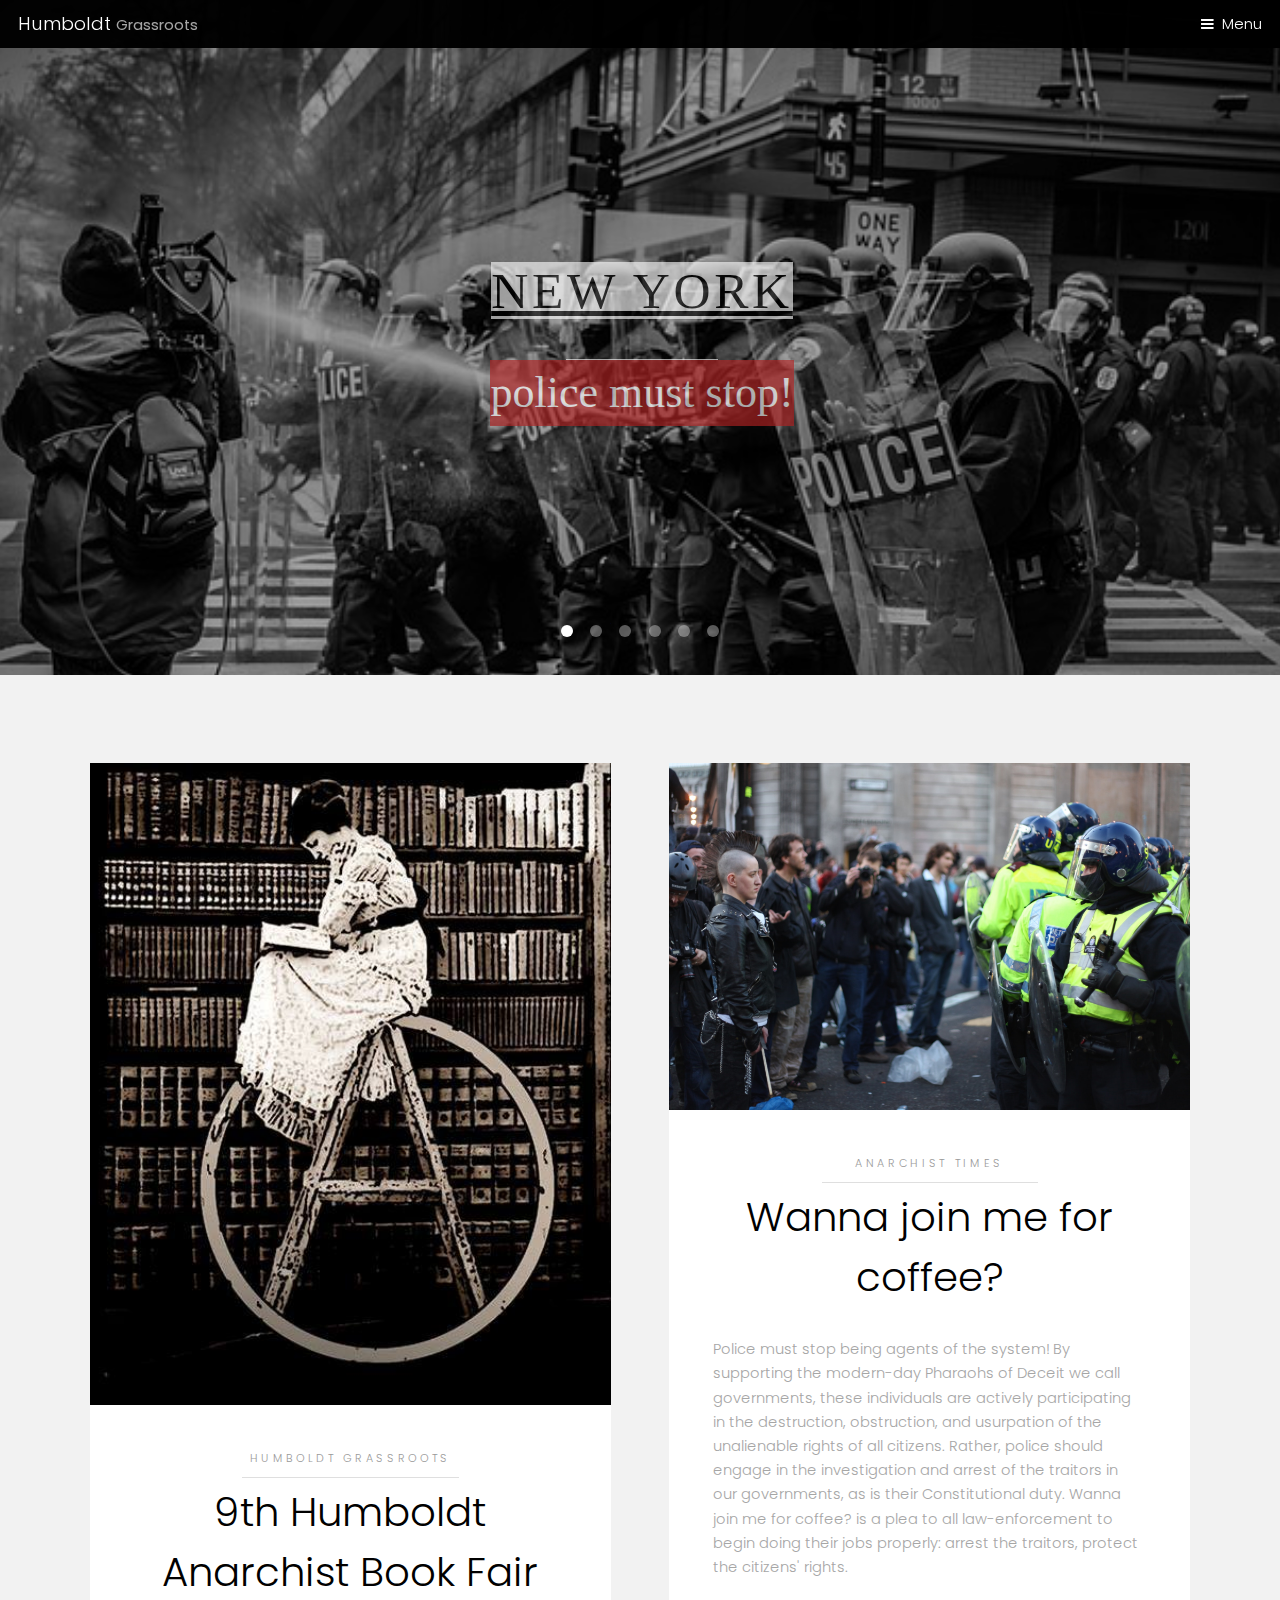
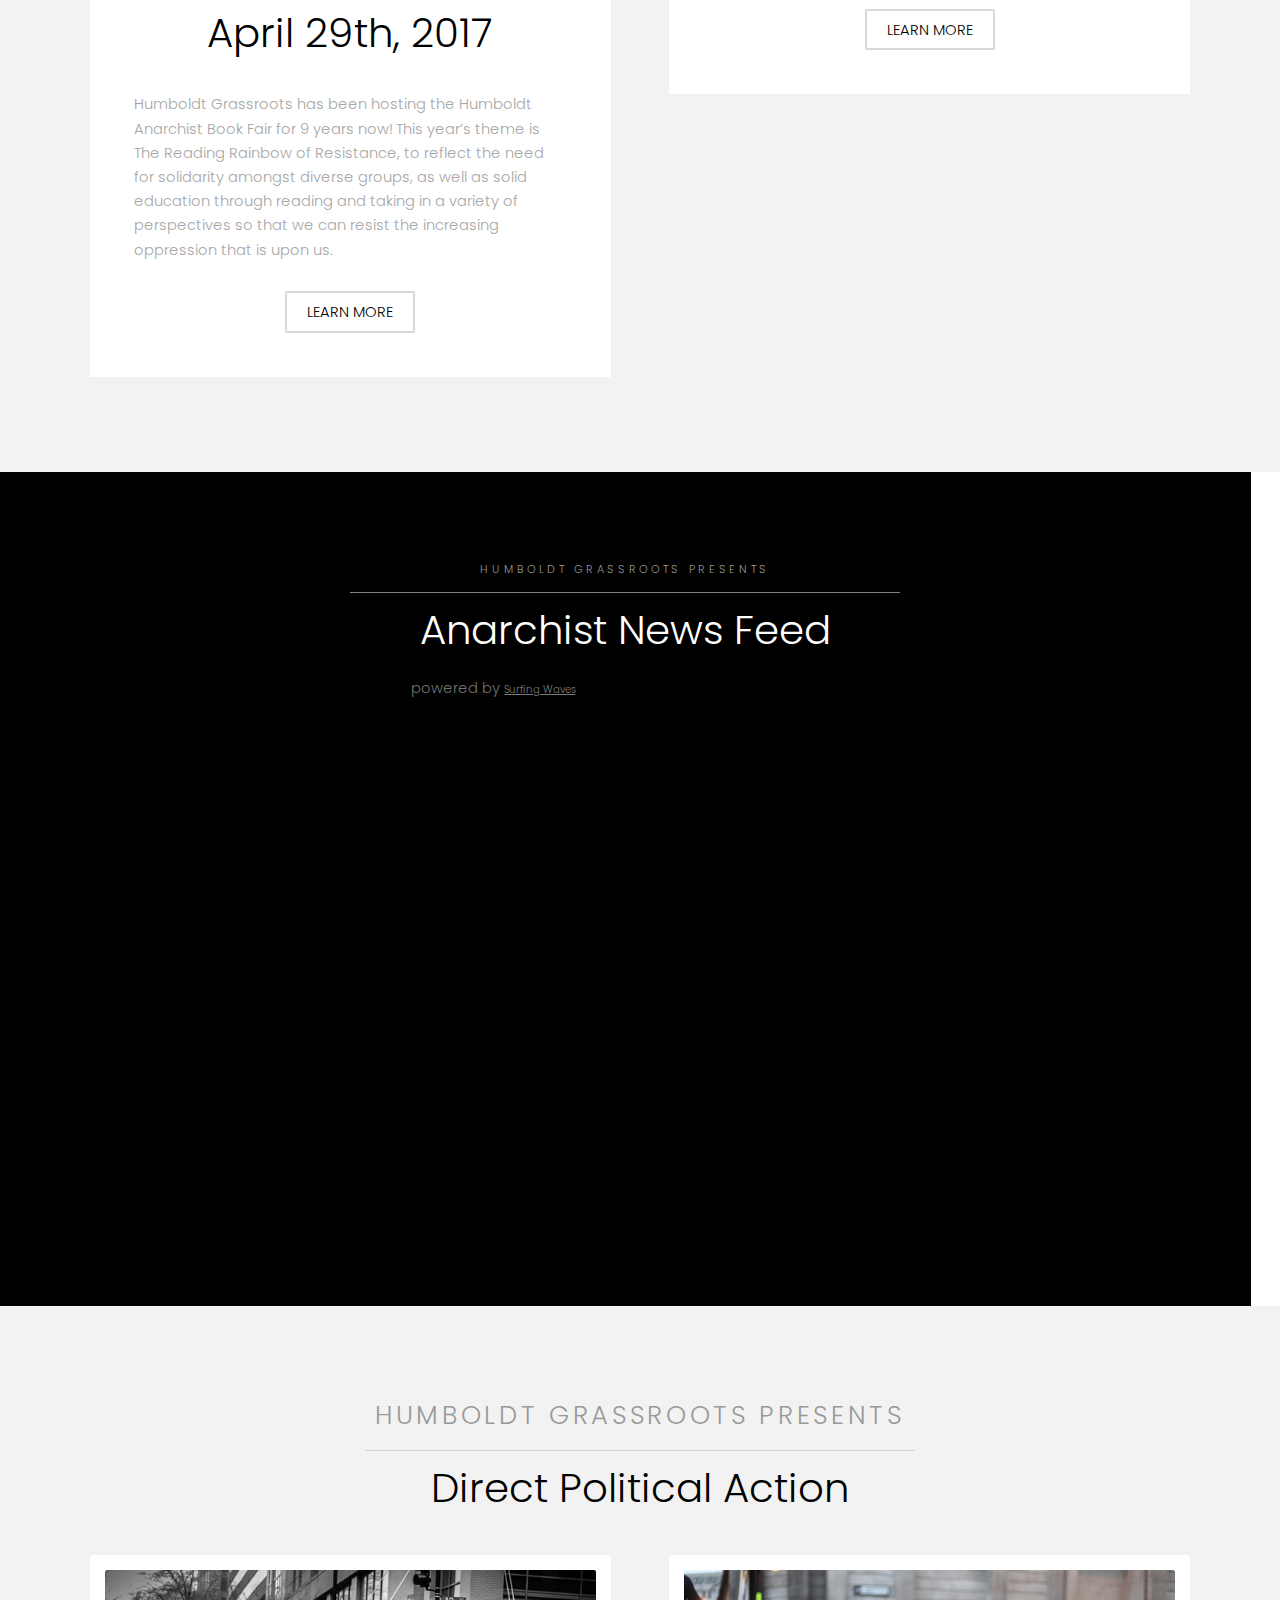
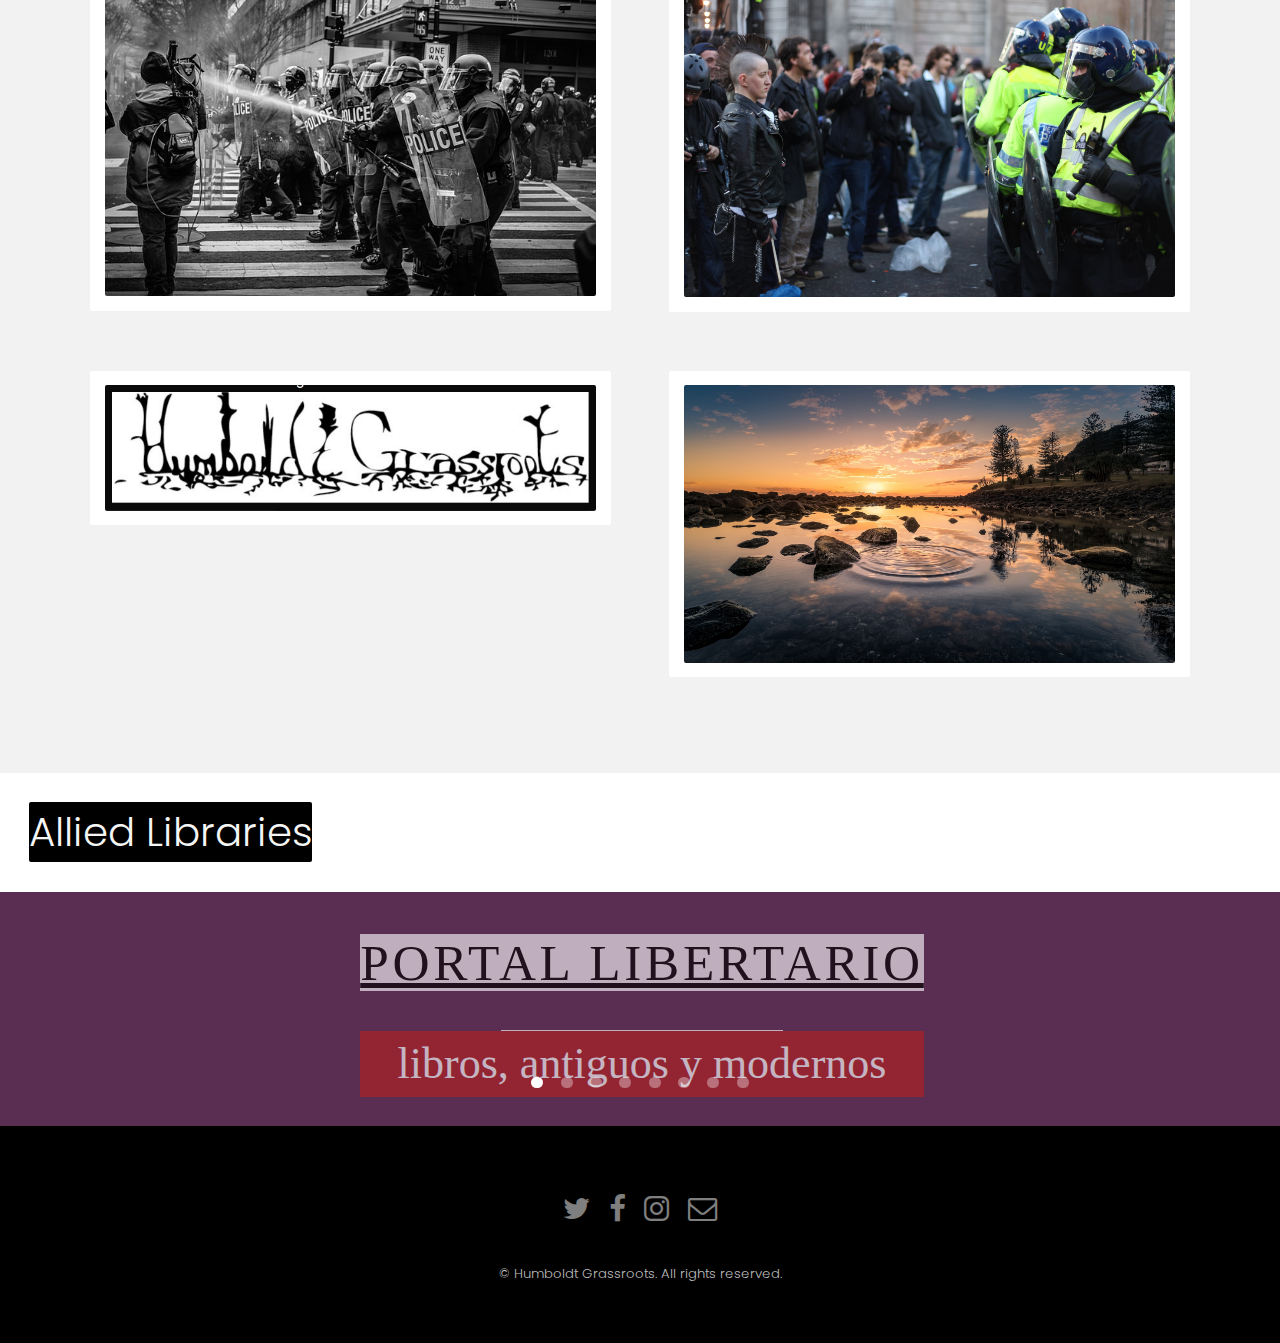
<file: Humboldt Grassroots Website 1.2/index.html>
<!DOCTYPE HTML>
<!--
	Hielo by TEMPLATED
	templated.co @templatedco
	Released for free under the Creative Commons Attribution 3.0 license (templated.co/license)
    Modified by Kyle A. Beattie (2018) and released to Humboldt Grassroots under the Creative Commons Attribution 3.0 license
-->
<html>
	<head>
		<title>Humboldt Grassroots</title>
		<meta charset="utf-8" />
		<meta name="viewport" content="width=device-width, initial-scale=1" />
		<link rel="stylesheet" href="assets/css/main.css" />
	</head>
	<body>

		<!-- Header -->
			<header id="header" class="alt">
				<div class="logo"><a href="index.html">Humboldt <span>Grassroots</span></a></div>
				<a href="#menu">Menu</a>
			</header>

		<!-- Nav -->
			<nav id="menu">
				<ul class="links">
					<li><a href="index.html">Home</a></li>
					<li><a href="our_media.html">Our Media</a></li>
					<li><a href="events_calendar.html">Events Calendar</a></li>
                    <li><a href="contact.html">Contact Us</a></li>

				</ul>
			</nav>

		<!-- News Carousel -->
			<section class="banner full">
				<article>
					<img src="images/protest.jpg" alt="" />
					<div class="inner">
						<header>
							<p><a href="https://www.rt.com"  target="_blank">New York</a></p>
							<h2>Police Must Stop!</h2>
						</header>
					</div>
				</article>
				<article>
					<img src="images/punk_protestor.jfif" alt="" />
					<div class="inner">
						<header>
							<p><a href="https://www.infowars.com"  target="_blank">Punk Says to Cop</a></p>
							<h2>Wanna join me for coffee?</h2>
						</header>
					</div>
				</article>
				<article>
					<img src="images/anarchist%20library%20with%20a%20woman%20on%20a%20ladder%20reading%20a%20book.jpg"  alt="" />
					<div class="inner">
						<header>
							<p><a href="https://www.anarchistnews.org"  target="_blank">World</a></p>
							<h2>Read!</h2>
						</header>
					</div>
				</article>
				<article>
					<img src="images/forest-3448818_1920.jpg"  alt="" />
					<div class="inner">
						<header>
							<p><a href="https://www.humboldtgrassroots.org"  target="_blank">California</a></p>
							<h2>Humboldt Grassroots</h2>
						</header>
					</div>
				</article>
				<article>
					<img src="images/squatters-1789478_1920.jpg"  alt="" />
					<div class="inner">
						<header>
							<p><a href="https://www.presstv.com"  target="_blank">Europe</a></p>
							<h2>Squatter Homes Under Threat</h2>
						</header>
					</div>
				</article>
                <article>
					<img src="images/anarchy-8265_1920.jpg"  alt="" />
					<div class="inner">
						<header>
							<p><a href="https://www.presstv.com"  target="_blank">World</a></p>
							<h2>Modern Anarchist Theorizing</h2>
						</header>
					</div>
				</article>
			</section>

		<!-- One -->
			<section id="one" class="wrapper style2">
				<div class="inner">
					<div class="grid-style">

						<div>
							<div class="box">
								<div class="image fit">
									<img src="images/anarchist%20library%20with%20a%20woman%20on%20a%20ladder%20reading%20a%20book.jpg" alt="" />
								</div>
								<div class="content">
									<header class="align-center">
										<p>Humboldt Grassroots</p>
										<h2>9th Humboldt Anarchist Book Fair April 29th, 2017</h2>
									</header>
									<p> Humboldt Grassroots has been hosting the Humboldt Anarchist Book Fair for 9 years now! This year’s theme is The Reading Rainbow of Resistance, to reflect the need for solidarity amongst diverse groups, as well as solid education through reading and taking in a variety of perspectives so that we can resist the increasing oppression that is upon us.</p>
									<footer class="align-center">
										<a href="#" class="button alt">Learn More</a>
									</footer>
								</div>
							</div>
						</div>
						<div>
							<div class="box">
								<div class="image fit">
									<img src="images/punk_protestor.jfif" alt="" />
								</div>
								<div class="content">
									<header class="align-center">
										<p>Anarchist Times</p>
										<h2>Wanna join me for coffee?</h2>
									</header>
									<p> Police must stop being agents of the system! By supporting the modern-day Pharaohs of Deceit we call governments, these individuals are actively participating in the destruction, obstruction, and usurpation of the unalienable rights of all citizens. Rather, police should engage in the investigation and arrest of the traitors in our governments, as is their Constitutional duty. Wanna join me for coffee? is a plea to all law-enforcement to begin doing their jobs properly: arrest the traitors, protect the citizens' rights.</p>
									<footer class="align-center">
										<a href="#" class="button alt">Learn More</a>
									</footer>
								</div>
							</div>
						</div>

					</div>
				</div>
			</section>

		<!-- Two -->
			<section id="two" class="wrapper style4">
				<div class="inner">
					<header class="align-center">
						<p>Humboldt Grassroots Presents</p>
						<h2>Anarchist News Feed</h2>
                        <div style="opacity: 0.60">
<!-- start sw-rss-feed code --> 
<script type="text/javascript">  
rssfeed_url = new Array(); 
rssfeed_url[0]=" https://anarchistnews.org/rss.xml   "; rssfeed_url[1]="https://sub.media/feed/?post_type=video"; rssfeed_url[2]="https://archive.org/services/collection-rss.php?query=john%20zerzan"; rssfeed_url[3]="https://feeds.feedburner.com/portaloaca"; rssfeed_url[4]="http://www.mujeresenred.net/spip.php?page=backend"; rssfeed_url[5]="https://phibetaiota.net/feed/";  
rssfeed_frame_width="500"; 
rssfeed_frame_height="720"; 
rssfeed_scroll="on"; 
rssfeed_scroll_step="6"; 
rssfeed_scroll_bar="on"; 
rssfeed_target="_blank"; 
rssfeed_font_size="24"; 
rssfeed_font_face="Agency FB"; 
rssfeed_border="on"; 
rssfeed_css_url=""; 
rssfeed_title="off"; 
rssfeed_title_name="Anarchist News Feed"; 
rssfeed_title_bgcolor="#edece9"; 
rssfeed_title_color="#edece9"; 
rssfeed_title_bgimage=""; 
rssfeed_footer="off"; 
rssfeed_footer_name="Brought to you by Humboldt Grassroots"; 
rssfeed_footer_bgcolor=""; 
rssfeed_footer_color="#edece9"; 
rssfeed_footer_bgimage=""; 
rssfeed_item_title_length="75"; 
rssfeed_item_title_color="#333331"; 
rssfeed_item_bgcolor="#c7bec0"; 
rssfeed_item_bgimage="";
rssfeed_item_border_bottom="on"; 
rssfeed_item_source_icon="off"; 
rssfeed_item_date="on"; 
rssfeed_item_description="on"; 
rssfeed_item_description_length="100"; 
rssfeed_item_description_color="#333331"; 
rssfeed_item_description_link_color="#007eb0"; 
rssfeed_item_description_tag="on"; 
rssfeed_no_items="0"; 
rssfeed_cache = "2deba3b86b612156612a33c60568af72"; 
//--> 
</script> 
<script type="text/javascript" src="https://feed.surfing-waves.com/js/rss-feed.js"></script> 
<!-- The link below helps keep this service FREE, and helps other people find the SW widget. Please be cool and keep it! Thanks. --> 
<div style="text-align:right; width:500px;">powered by <a href="http://www.surfing-waves.com" rel="noopener" target="_blank" style="color:#ccc;font-size:10px">Surfing Waves</a></div>
                            
                            <iframe style="opacity: 0.85" frameborder='0' height='540px' src='https://www.thunderclap.it/projects/68974-judicial-commission-of-inquiry/embed' width='250px'></iframe>
<!-- end sw-rss-feed code -->
                        </div>
					</header>
				</div>
			</section>

		<!-- Three -->
			<section id="three" class="wrapper style2">
				<div class="inner">
					<header class="align-center">
						<p class="special">Humboldt Grassroots Presents</p>
						<h2>Direct Political Action</h2>
					</header>
					<div class="gallery">
						<div>
							<div class="image fit">
								<a href="#"><img src="images/protest.jpg" alt="" /></a>
							</div>
						</div>
						<div>
							<div class="image fit">
								<a href="#"><img src="images/punk_protestor.jfif" alt="" /></a>
							</div>
						</div>
                        <div>
							<div class="image fit">
								<a href="#"><img src="images/humboldt-grassroots-logo.jpg" alt="" /></a>
							</div>
						</div>
						<div>
							<div class="image fit">
								<a href="#"><img src="images/landscape-1802337_1920.jpg" alt="" /></a>
							</div>
						</div>
					</div>
				</div>
			</section>

        	<!-- Allied Libraries Carousel-->
        <div><h2 class="image center" style="color:whitesmoke; background-color: black; margin: 2rem 2rem 2rem 2rem">Allied Libraries</h2></div>
			<section class="banner">
				<article>
					<img src="images/Portal_Libertario.jpg" alt="" />
					<div class="inner">
						<header>
							<p><a href="http://www.portaloaca.com/pensamiento-libertario/libros-anarquistas.html">Portal Libertario</a></p>
							<h2>Libros, antiguos y modernos</h2>
						</header>
					</div>
				</article>
				<article>
					<img src="images/Biblioteca_Anarquista.jpg" alt="" />
					<div class="inner">
						<header>
							<p><a href="http://es.theanarchistlibrary.org/special/index"  target="_blank">Biblioteca Anarquista</a></p>
							<h2>Archivo enfocado en Anarquismo</h2>
						</header>
					</div>
				</article>
				<article>
					<img src="images/Companero%20No%20Trabajes.jpg"  alt="" />
					<div class="inner">
						<header>
							<p><a href="http://companotrabajes.blogspot.com/"  target="_blank">Compañero No Trabajes</a></p>
							<h2>Un blog anarquista</h2>
						</header>
					</div>
				</article>
				<article>
					<img src="images/Mujeres_En_Red.jpg"  alt="" />
					<div class="inner">
						<header>
							<p><a href="http://www.mujeresenred.net/mot.php3?id_mot=6"  target="_blank">Mujeres en Red</a></p>
							<h2>Biblioteca Feminista Digital</h2>
						</header>
					</div>
				</article>
				<article>
					<img src="images/La_Alzada.jpg"  alt="" />
					<div class="inner">
						<header>
							<p><a href="http://laalzada.org/web/"  target="_blank">La Alzada</a></p>
							<h2>Una organización político-social</h2>
						</header>
					</div>
				</article>
                <article>
					<img src="images/Universidad_Autonoma_mexico.jpg"  alt="" />
					<div class="inner">
						<header>
							<p><a href="http://biblioteca.pueg.unam.mx:8991/F/EHHK84J4JSD6IH7293IXUQ74GTLA9MAVXUIL459E8PYYN12SXP-14116?func=file&file_name=find-b"  target="_blank">Universidad Autonoma Mexico</a></p>
							<h2>Documentos en Acceso Abierto</h2>
						</header>
					</div>
				</article>
                  <article>
					<img src="images/Oye_juanjo.jpg"  alt="" />
					<div class="inner">
						<header>
							<p><a href="https://www.oyejuanjo.com/"  target="_blank">Oye Juanjo!</a></p>
							<h2 style="color: color:currentColor">Ensayos sobre Feminismo</h2>
						</header>
					</div>
				</article>
                 <article>
					<img src="images/Mujer_Palabra.jpg"  alt="" />
					<div class="inner">
						<header>
							<p><a href="http://www.mujerpalabra.net/"  target="_blank">Mujer Palabra</a></p>
							<h2>Bibliografias Feministas</h2>
						</header>
					</div>
				</article>
			</section>

		<!-- Footer -->
			<footer id="footer">
				<div class="container">
					<ul class="icons">
						<li><a href="#" class="icon fa-twitter"><span class="label">Twitter</span></a></li>
						<li><a href="#" class="icon fa-facebook"><span class="label">Facebook</span></a></li>
						<li><a href="#" class="icon fa-instagram"><span class="label">Instagram</span></a></li>
						<li><a href="#" class="icon fa-envelope-o"><span class="label">Email</span></a></li>
					</ul>
				</div>
				<div class="copyright">
					&copy; Humboldt Grassroots. All rights reserved.
				</div>
			</footer>

		<!-- Scripts -->
			<script src="assets/js/jquery.min.js"></script>
			<script src="assets/js/jquery.scrollex.min.js"></script>
			<script src="assets/js/skel.min.js"></script>
			<script src="assets/js/util.js"></script>
			<script src="assets/js/main.js"></script>

	</body>
</html>
</file>
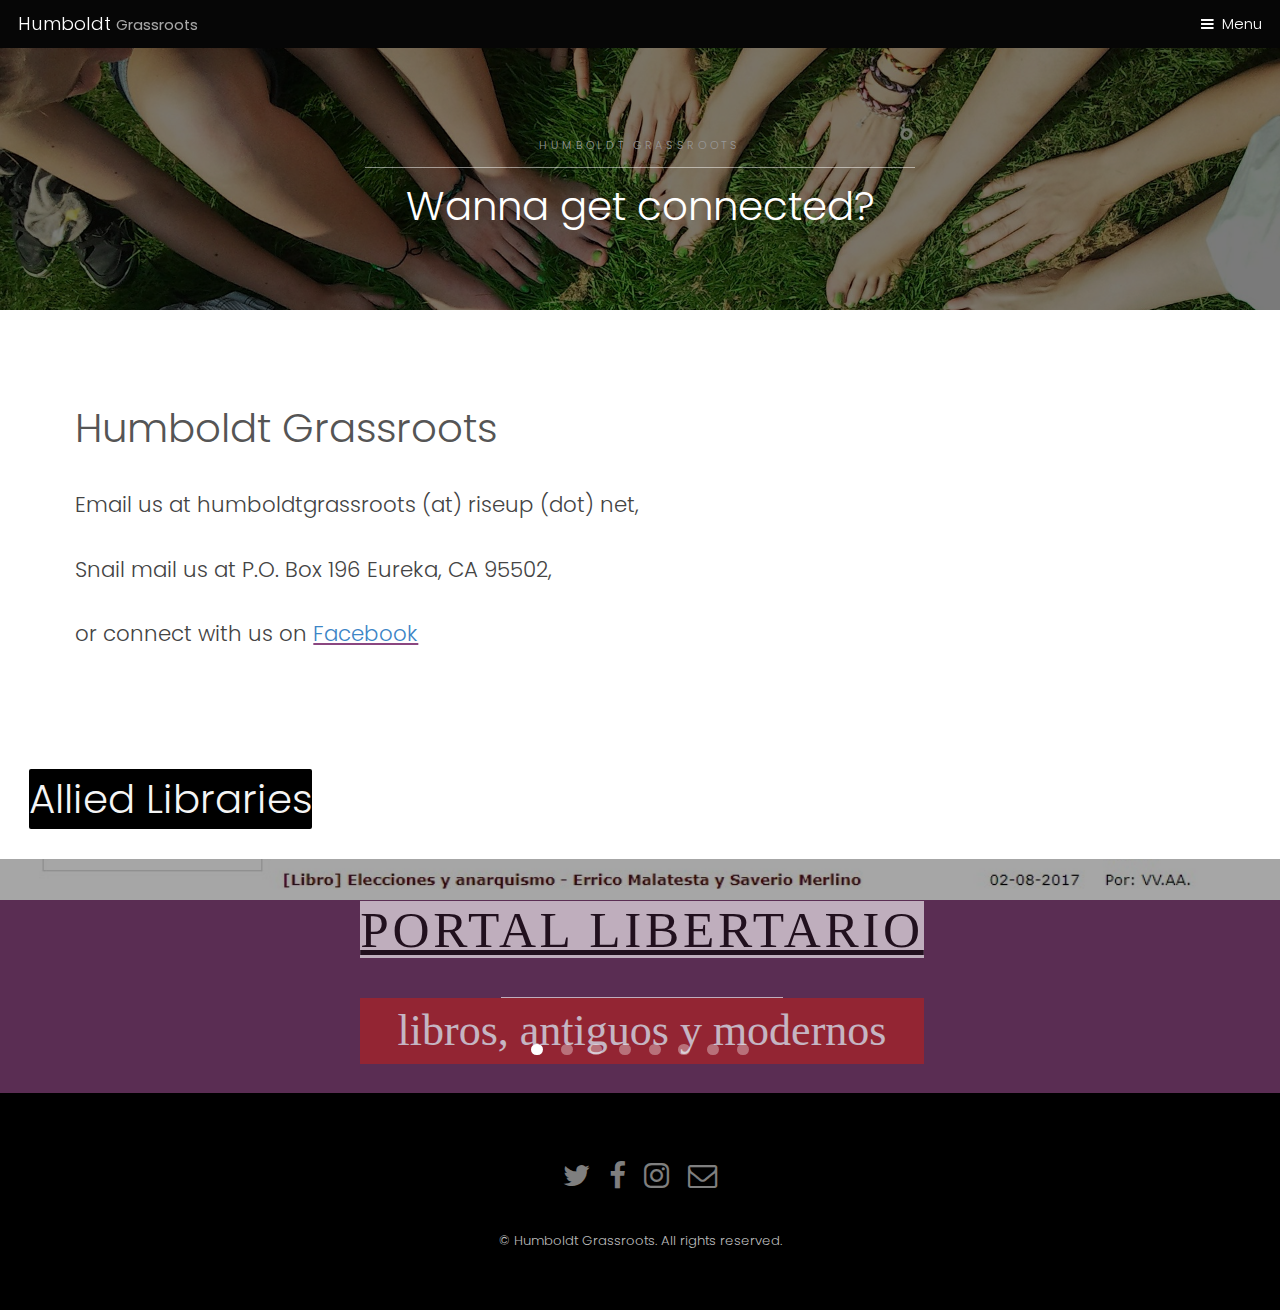
<file: Humboldt Grassroots Website 1.2/contact.html>
<!DOCTYPE HTML>
<!--
	Hielo by TEMPLATED
	templated.co @templatedco
	Released for free under the Creative Commons Attribution 3.0 license (templated.co/license)
-->
<html>
	<head>
		<title>Contact Us</title>
		<meta charset="utf-8" />
		<meta name="viewport" content="width=device-width, initial-scale=1" />
		<link rel="stylesheet" href="assets/css/main.css" />
	</head>
	<body class="subpage">

		<!-- Header -->
			<header id="header">
				<div class="logo"><a href="index.html">Humboldt <span>Grassroots</span></a></div>
				<a href="#menu">Menu</a>
			</header>

		<!-- Nav -->
			<nav id="menu">
				<ul class="links">
					<li><a href="index.html">Home</a></li>
					<li><a href="our_media.html">Our Media</a></li>
					<li><a href="events_calendar.html">Events Calendar</a></li>
                    <li><a href="contact.html">Contact Us</a></li>
				</ul>
			</nav>

		<!-- One -->
			<section id="One" class="wrapper style3" style="background-image: url(images/team-386673_1920.jpg)">
				<div class="inner">
					<header class="align-center">
						<p style="font-size 36pt;font-size-adjust: auto">Humboldt Grassroots</p>
						<h2>Wanna get connected?</h2>
					</header>
				</div>
			</section>

		<!-- Two -->
			<section id="two" class="wrapper style5">
				<div class="inner">
					<div class="box">
						<div class="image center" "content" style="font-family:inherit;font-display: auto;font-size: 16pt; font-size-adjust: auto">
							<header class="align-left">
								<h2>Humboldt Grassroots</h2>
							</header>
							<p>Email us at humboldtgrassroots (at) riseup (dot) net,</p>

							<p>Snail mail us at P.O. Box 196 Eureka, CA 95502,</p>

                            <p>or connect with us on <a href="https://www.facebook.com/%20humboldt.grassroots"><font color="#3d85c6" style="background-color:white">Facebook</font></a></p>
						</div>
					</div>
				</div>
			</section>
        
        	<!-- Past Events -->
								
        
      
										<!-- Allied Libraries Carousel-->
        <div><h2 class="image center" style="color:whitesmoke; background-color: black; margin: 2rem 2rem 2rem 2rem">Allied Libraries</h2></div>
			<section class="banner">
				<article>
					<img src="images/Portal_Libertario.jpg" alt="" />
					<div class="inner">
						<header>
							<p><a href="http://www.portaloaca.com/pensamiento-libertario/libros-anarquistas.html">Portal Libertario</a></p>
							<h2>Libros, antiguos y modernos</h2>
						</header>
					</div>
				</article>
				<article>
					<img src="images/Biblioteca_Anarquista.jpg" alt="" />
					<div class="inner">
						<header>
							<p><a href="http://es.theanarchistlibrary.org/special/index"  target="_blank">Biblioteca Anarquista</a></p>
							<h2>Archivo enfocado en Anarquismo</h2>
						</header>
					</div>
				</article>
				<article>
					<img src="images/Companero%20No%20Trabajes.jpg"  alt="" />
					<div class="inner">
						<header>
							<p><a href="http://companotrabajes.blogspot.com/"  target="_blank">Compañero No Trabajes</a></p>
							<h2>Un blog anarquista</h2>
						</header>
					</div>
				</article>
				<article>
					<img src="images/Mujeres_En_Red.jpg"  alt="" />
					<div class="inner">
						<header>
							<p><a href="http://www.mujeresenred.net/mot.php3?id_mot=6"  target="_blank">Mujeres en Red</a></p>
							<h2>Biblioteca Feminista Digital</h2>
						</header>
					</div>
				</article>
				<article>
					<img src="images/La_Alzada.jpg"  alt="" />
					<div class="inner">
						<header>
							<p><a href="http://laalzada.org/web/"  target="_blank">La Alzada</a></p>
							<h2>Una organización político-social</h2>
						</header>
					</div>
				</article>
                <article>
					<img src="images/Universidad_Autonoma_mexico.jpg"  alt="" />
					<div class="inner">
						<header>
							<p><a href="http://biblioteca.pueg.unam.mx:8991/F/EHHK84J4JSD6IH7293IXUQ74GTLA9MAVXUIL459E8PYYN12SXP-14116?func=file&file_name=find-b"  target="_blank">Universidad Autonoma Mexico</a></p>
							<h2>Documentos en Acceso Abierto</h2>
						</header>
					</div>
				</article>
                  <article>
					<img src="images/Oye_juanjo.jpg"  alt="" />
					<div class="inner">
						<header>
							<p><a href="https://www.oyejuanjo.com/"  target="_blank">Oye Juanjo!</a></p>
							<h2 style="color: color:currentColor">Ensayos sobre Feminismo</h2>
						</header>
					</div>
				</article>
                 <article>
					<img src="images/Mujer_Palabra.jpg"  alt="" />
					<div class="inner">
						<header>
							<p><a href="http://www.mujerpalabra.net/"  target="_blank">Mujer Palabra</a></p>
							<h2>Bibliografias Feministas</h2>
						</header>
					</div>
				</article>
			</section>

		<!-- Footer -->
			<footer id="footer">
				<div class="container">
					<ul class="icons">
						<li><a href="#" class="icon fa-twitter"><span class="label">Twitter</span></a></li>
						<li><a href="#" class="icon fa-facebook"><span class="label">Facebook</span></a></li>
						<li><a href="#" class="icon fa-instagram"><span class="label">Instagram</span></a></li>
						<li><a href="#" class="icon fa-envelope-o"><span class="label">Email</span></a></li>
					</ul>
				</div>
				<div class="copyright">
					&copy; Humboldt Grassroots. All rights reserved.
				</div>
			</footer>

		<!-- Scripts -->
			<script src="assets/js/jquery.min.js"></script>
			<script src="assets/js/jquery.scrollex.min.js"></script>
			<script src="assets/js/skel.min.js"></script>
			<script src="assets/js/util.js"></script>
			<script src="assets/js/main.js"></script>

	</body>
</html>
</file>
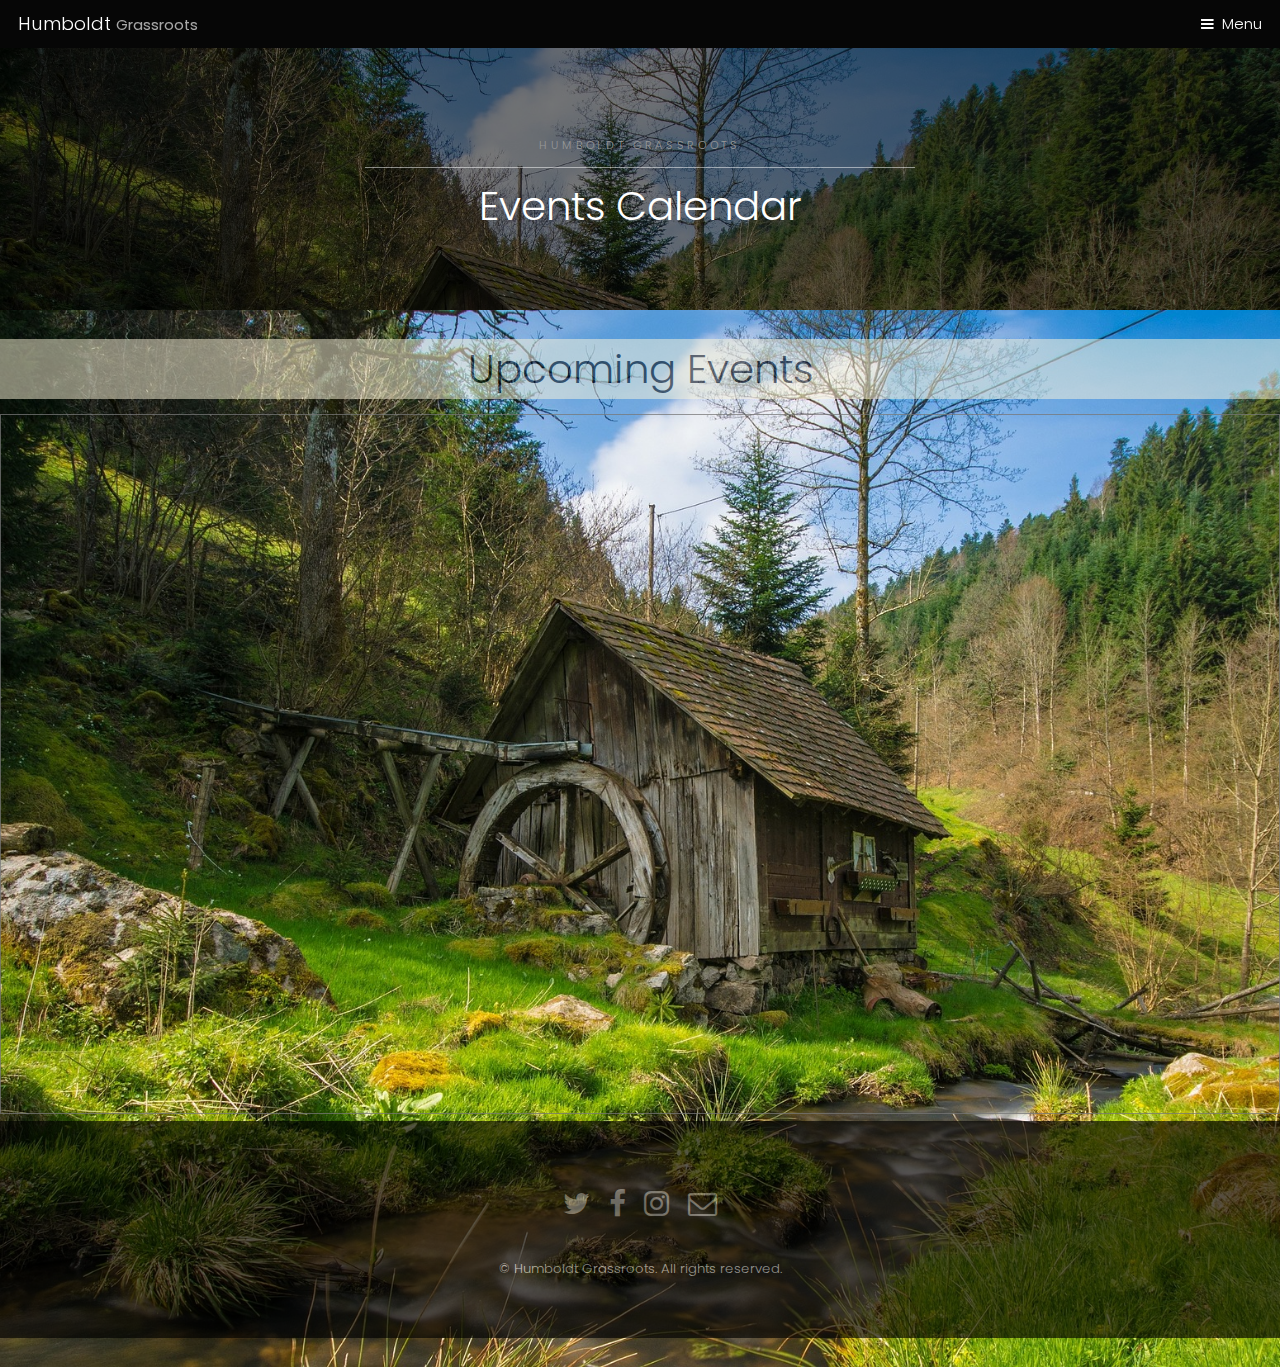
<file: Humboldt Grassroots Website 1.2/events_calendar.html>
<!DOCTYPE HTML>
<!--
	Hielo by TEMPLATED
	templated.co @templatedco
	Released for free under the Creative Commons Attribution 3.0 license (templated.co/license)
-->
<html>
	<head>
		<title>Events Calendar</title>
		<meta charset="utf-8" />
		<meta name="viewport" content="width=device-width, initial-scale=1" />
		<link rel="stylesheet" href="assets/css/main.css" />
	</head>
	<body class="subpage">

		<!-- Header -->
			<header id="header">
				<div class="logo"><a href="index.html">Humboldt <span>Grassroots</span></a></div>
				<a href="#menu">Menu</a>
			</header>

		<!-- Nav -->
			<nav id="menu">
				<ul class="links">
					<li><a href="index.html">Home</a></li>
					<li><a href="our_media.html">Our Media</a></li>
					<li><a href="events_calendar.html">Events Calendar</a></li>
                    <li><a href="contact.html">Contact Us</a></li>
				</ul>
			</nav>
		<!-- One -->
			<section id="One" class="wrapper style3" style="background-image: url(images/mill-1620440_1920.jpg)">
				<div class="inner">
					<header class="align-center">
						<p>Humboldt Grassroots</p>
						<h2>Events Calendar</h2>
					</header>
				</div>
			</section>

		<!-- Main -->
			

				<!-- Elements -->
				
           <section id="two" class="wrapper style1" style="width:100%; padding: 2rem 0rem 2rem 0rem; background-image: url(images/mill-1620440_1920.jpg)">     
                <h2 style="text-align: center; id=elements; color: black; background-color: cornsilk; opacity: 0.5">Upcoming Events</h2>
                            
                            
<iframe src="https://calendar.google.com/calendar/b/1/embed?height=700&amp;wkst=1&amp;bgcolor=%23cccccc&amp;src=en.usa%23holiday%40group.v.calendar.google.com&amp;color=%2329527A&amp;ctz=America%2FLos_Angeles" style="opacity: 0.75; border:solid 1px #777; padding: 0rem 1rem 0rem 1rem"; width="100%"; height="700"; frameborder="0"></iframe>
               	<footer id="footer" style="opacity: 0.65">
				<div class="container">
					<ul class="icons">
						<li><a href="#" class="icon fa-twitter"><span class="label">Twitter</span></a></li>
						<li><a href="#" class="icon fa-facebook"><span class="label">Facebook</span></a></li>
						<li><a href="#" class="icon fa-instagram"><span class="label">Instagram</span></a></li>
						<li><a href="#" class="icon fa-envelope-o"><span class="label">Email</span></a></li>
					</ul>
				</div>
				<div class="copyright">
					&copy; Humboldt Grassroots. All rights reserved.
				</div>
			</footer>
                </section>
         
                            <!-- Scripts -->
			<script src="assets/js/jquery.min.js"></script>
			<script src="assets/js/jquery.scrollex.min.js"></script>
			<script src="assets/js/skel.min.js"></script>
			<script src="assets/js/util.js"></script>
			<script src="assets/js/main.js"></script>
    </body>
</html>
</file>
<file: Humboldt Grassroots Website 1.2/assets/css/main.css>
@charset "UTF-8";
@import url(font-awesome.min.css);
@import url("https://fonts.googleapis.com/css?family=Poppins:300,400,500,600,700");

/*
	Hielo by TEMPLATED
	templated.co @templatedco
	Released for free under the Creative Commons Attribution 3.0 license (templated.co/license)
*/

/* Reset */

	html, body, div, span, applet, object, iframe, h1, h2, h3, h4, h5, h6, p, blockquote, pre, a, abbr, acronym, address, big, cite, code, del, dfn, em, img, ins, kbd, q, s, samp, small, strike, strong, sub, sup, tt, var, b, u, i, center, dl, dt, dd, ol, ul, li, fieldset, form, label, legend, table, caption, tbody, tfoot, thead, tr, th, td, article, aside, canvas, details, embed, figure, figcaption, footer, header, hgroup, menu, nav, output, ruby, section, summary, time, mark, audio, video {
		margin: 0;
		padding: 0;
		border: 0;
		font-size: 100%;
		font: inherit;
		vertical-align: baseline;
	}

	article, aside, details, figcaption, figure, footer, header, hgroup, menu, nav, section {
		display: block;
	}

	body {
		line-height: 1;
	}

	ol, ul {
		list-style: none;
	}

	blockquote, q {
		quotes: none;
	}

	blockquote:before, blockquote:after, q:before, q:after {
		content: '';
		content: none;
	}

	table {
		border-collapse: collapse;
		border-spacing: 0;
	}

	body {
		-webkit-text-size-adjust: none;
	}

/* Box Model */

	*, *:before, *:after {
		-moz-box-sizing: border-box;
		-webkit-box-sizing: border-box;
		box-sizing: border-box;
	}

/* Containers */

	.container {
		margin-left: auto;
		margin-right: auto;
	}

	.container.\31 25\25 {
		width: 100%;
		max-width: 100rem;
		min-width: 80rem;
	}

	.container.\37 5\25 {
		width: 60rem;
	}

	.container.\35 0\25 {
		width: 40rem;
	}

	.container.\32 5\25 {
		width: 20rem;
	}

	.container {
		width: 80rem;
	}

	@media screen and (max-width: 1680px) {

		.container.\31 25\25 {
			width: 100%;
			max-width: 100rem;
			min-width: 80rem;
		}

		.container.\37 5\25 {
			width: 60rem;
		}

		.container.\35 0\25 {
			width: 40rem;
		}

		.container.\32 5\25 {
			width: 20rem;
		}

		.container {
			width: 80rem;
		}

	}

	@media screen and (max-width: 1280px) {

		.container.\31 25\25 {
			width: 100%;
			max-width: 81.25rem;
			min-width: 65rem;
		}

		.container.\37 5\25 {
			width: 48.75rem;
		}

		.container.\35 0\25 {
			width: 32.5rem;
		}

		.container.\32 5\25 {
			width: 16.25rem;
		}

		.container {
			width: 65rem;
		}

	}

	@media screen and (max-width: 980px) {

		.container.\31 25\25 {
			width: 100%;
			max-width: 112.5%;
			min-width: 90%;
		}

		.container.\37 5\25 {
			width: 67.5%;
		}

		.container.\35 0\25 {
			width: 45%;
		}

		.container.\32 5\25 {
			width: 22.5%;
		}

		.container {
			width: 90%;
		}

	}

	@media screen and (max-width: 736px) {

		.container.\31 25\25 {
			width: 100%;
			max-width: 112.5%;
			min-width: 90%;
		}

		.container.\37 5\25 {
			width: 67.5%;
		}

		.container.\35 0\25 {
			width: 45%;
		}

		.container.\32 5\25 {
			width: 22.5%;
		}

		.container {
			width: 90% !important;
		}

	}

	@media screen and (max-width: 480px) {

		.container.\31 25\25 {
			width: 100%;
			max-width: 112.5%;
			min-width: 90%;
		}

		.container.\37 5\25 {
			width: 67.5%;
		}

		.container.\35 0\25 {
			width: 45%;
		}

		.container.\32 5\25 {
			width: 22.5%;
		}

		.container {
			width: 90% !important;
		}

	}

/* Grid */

	.row {
		border-bottom: solid 1px transparent;
		-moz-box-sizing: border-box;
		-webkit-box-sizing: border-box;
		box-sizing: border-box;
	}

	.row > * {
		float: left;
		-moz-box-sizing: border-box;
		-webkit-box-sizing: border-box;
		box-sizing: border-box;
	}

	.row:after, .row:before {
		content: '';
		display: block;
		clear: both;
		height: 0;
	}

	.row.uniform > * > :first-child {
		margin-top: 0;
	}

	.row.uniform > * > :last-child {
		margin-bottom: 0;
	}

	.row.\30 \25 > * {
		padding: 0 0 0 0rem;
	}

	.row.\30 \25 {
		margin: 0 0 -1px 0rem;
	}

	.row.uniform.\30 \25 > * {
		padding: 0rem 0 0 0rem;
	}

	.row.uniform.\30 \25 {
		margin: 0rem 0 -1px 0rem;
	}

	.row > * {
		padding: 0 0 0 2rem;
	}

	.row {
		margin: 0 0 -1px -2rem;
	}

	.row.uniform > * {
		padding: 2rem 0 0 2rem;
	}

	.row.uniform {
		margin: -2rem 0 -1px -2rem;
	}

	.row.\32 00\25 > * {
		padding: 0 0 0 4rem;
	}

	.row.\32 00\25 {
		margin: 0 0 -1px -4rem;
	}

	.row.uniform.\32 00\25 > * {
		padding: 4rem 0 0 4rem;
	}

	.row.uniform.\32 00\25 {
		margin: -4rem 0 -1px -4rem;
	}

	.row.\31 50\25 > * {
		padding: 0 0 0 3rem;
	}

	.row.\31 50\25 {
		margin: 0 0 -1px -3rem;
	}

	.row.uniform.\31 50\25 > * {
		padding: 3rem 0 0 3rem;
	}

	.row.uniform.\31 50\25 {
		margin: -3rem 0 -1px -3rem;
	}

	.row.\35 0\25 > * {
		padding: 0 0 0 1rem;
	}

	.row.\35 0\25 {
		margin: 0 0 -1px -1rem;
	}

	.row.uniform.\35 0\25 > * {
		padding: 1rem 0 0 1rem;
	}

	.row.uniform.\35 0\25 {
		margin: -1rem 0 -1px -1rem;
	}

	.row.\32 5\25 > * {
		padding: 0 0 0 0.5rem;
	}

	.row.\32 5\25 {
		margin: 0 0 -1px -0.5rem;
	}

	.row.uniform.\32 5\25 > * {
		padding: 0.5rem 0 0 0.5rem;
	}

	.row.uniform.\32 5\25 {
		margin: -0.5rem 0 -1px -0.5rem;
	}

	.\31 2u, .\31 2u\24 {
		width: 100%;
		clear: none;
		margin-left: 0;
	}

	.\31 1u, .\31 1u\24 {
		width: 91.6666666667%;
		clear: none;
		margin-left: 0;
	}

	.\31 0u, .\31 0u\24 {
		width: 83.3333333333%;
		clear: none;
		margin-left: 0;
	}

	.\39 u, .\39 u\24 {
		width: 75%;
		clear: none;
		margin-left: 0;
	}

	.\38 u, .\38 u\24 {
		width: 66.6666666667%;
		clear: none;
		margin-left: 0;
	}

	.\37 u, .\37 u\24 {
		width: 58.3333333333%;
		clear: none;
		margin-left: 0;
	}

	.\36 u, .\36 u\24 {
		width: 50%;
		clear: none;
		margin-left: 0;
	}

	.\35 u, .\35 u\24 {
		width: 41.6666666667%;
		clear: none;
		margin-left: 0;
	}

	.\34 u, .\34 u\24 {
		width: 33.3333333333%;
		clear: none;
		margin-left: 0;
	}

	.\33 u, .\33 u\24 {
		width: 25%;
		clear: none;
		margin-left: 0;
	}

	.\32 u, .\32 u\24 {
		width: 16.6666666667%;
		clear: none;
		margin-left: 0;
	}

	.\31 u, .\31 u\24 {
		width: 8.3333333333%;
		clear: none;
		margin-left: 0;
	}

	.\31 2u\24 + *,
	.\31 1u\24 + *,
	.\31 0u\24 + *,
	.\39 u\24 + *,
	.\38 u\24 + *,
	.\37 u\24 + *,
	.\36 u\24 + *,
	.\35 u\24 + *,
	.\34 u\24 + *,
	.\33 u\24 + *,
	.\32 u\24 + *,
	.\31 u\24 + * {
		clear: left;
	}

	.\-11u {
		margin-left: 91.66667%;
	}

	.\-10u {
		margin-left: 83.33333%;
	}

	.\-9u {
		margin-left: 75%;
	}

	.\-8u {
		margin-left: 66.66667%;
	}

	.\-7u {
		margin-left: 58.33333%;
	}

	.\-6u {
		margin-left: 50%;
	}

	.\-5u {
		margin-left: 41.66667%;
	}

	.\-4u {
		margin-left: 33.33333%;
	}

	.\-3u {
		margin-left: 25%;
	}

	.\-2u {
		margin-left: 16.66667%;
	}

	.\-1u {
		margin-left: 8.33333%;
	}

	@media screen and (max-width: 1680px) {

		.row > * {
			padding: 0 0 0 2rem;
		}

		.row {
			margin: 0 0 -1px -2rem;
		}

		.row.uniform > * {
			padding: 2rem 0 0 2rem;
		}

		.row.uniform {
			margin: -2rem 0 -1px -2rem;
		}

		.row.\32 00\25 > * {
			padding: 0 0 0 4rem;
		}

		.row.\32 00\25 {
			margin: 0 0 -1px -4rem;
		}

		.row.uniform.\32 00\25 > * {
			padding: 4rem 0 0 4rem;
		}

		.row.uniform.\32 00\25 {
			margin: -4rem 0 -1px -4rem;
		}

		.row.\31 50\25 > * {
			padding: 0 0 0 3rem;
		}

		.row.\31 50\25 {
			margin: 0 0 -1px -3rem;
		}

		.row.uniform.\31 50\25 > * {
			padding: 3rem 0 0 3rem;
		}

		.row.uniform.\31 50\25 {
			margin: -3rem 0 -1px -3rem;
		}

		.row.\35 0\25 > * {
			padding: 0 0 0 1rem;
		}

		.row.\35 0\25 {
			margin: 0 0 -1px -1rem;
		}

		.row.uniform.\35 0\25 > * {
			padding: 1rem 0 0 1rem;
		}

		.row.uniform.\35 0\25 {
			margin: -1rem 0 -1px -1rem;
		}

		.row.\32 5\25 > * {
			padding: 0 0 0 0.5rem;
		}

		.row.\32 5\25 {
			margin: 0 0 -1px -0.5rem;
		}

		.row.uniform.\32 5\25 > * {
			padding: 0.5rem 0 0 0.5rem;
		}

		.row.uniform.\32 5\25 {
			margin: -0.5rem 0 -1px -0.5rem;
		}

		.\31 2u\28xlarge\29, .\31 2u\24\28xlarge\29 {
			width: 100%;
			clear: none;
			margin-left: 0;
		}

		.\31 1u\28xlarge\29, .\31 1u\24\28xlarge\29 {
			width: 91.6666666667%;
			clear: none;
			margin-left: 0;
		}

		.\31 0u\28xlarge\29, .\31 0u\24\28xlarge\29 {
			width: 83.3333333333%;
			clear: none;
			margin-left: 0;
		}

		.\39 u\28xlarge\29, .\39 u\24\28xlarge\29 {
			width: 75%;
			clear: none;
			margin-left: 0;
		}

		.\38 u\28xlarge\29, .\38 u\24\28xlarge\29 {
			width: 66.6666666667%;
			clear: none;
			margin-left: 0;
		}

		.\37 u\28xlarge\29, .\37 u\24\28xlarge\29 {
			width: 58.3333333333%;
			clear: none;
			margin-left: 0;
		}

		.\36 u\28xlarge\29, .\36 u\24\28xlarge\29 {
			width: 50%;
			clear: none;
			margin-left: 0;
		}

		.\35 u\28xlarge\29, .\35 u\24\28xlarge\29 {
			width: 41.6666666667%;
			clear: none;
			margin-left: 0;
		}

		.\34 u\28xlarge\29, .\34 u\24\28xlarge\29 {
			width: 33.3333333333%;
			clear: none;
			margin-left: 0;
		}

		.\33 u\28xlarge\29, .\33 u\24\28xlarge\29 {
			width: 25%;
			clear: none;
			margin-left: 0;
		}

		.\32 u\28xlarge\29, .\32 u\24\28xlarge\29 {
			width: 16.6666666667%;
			clear: none;
			margin-left: 0;
		}

		.\31 u\28xlarge\29, .\31 u\24\28xlarge\29 {
			width: 8.3333333333%;
			clear: none;
			margin-left: 0;
		}

		.\31 2u\24\28xlarge\29 + *,
		.\31 1u\24\28xlarge\29 + *,
		.\31 0u\24\28xlarge\29 + *,
		.\39 u\24\28xlarge\29 + *,
		.\38 u\24\28xlarge\29 + *,
		.\37 u\24\28xlarge\29 + *,
		.\36 u\24\28xlarge\29 + *,
		.\35 u\24\28xlarge\29 + *,
		.\34 u\24\28xlarge\29 + *,
		.\33 u\24\28xlarge\29 + *,
		.\32 u\24\28xlarge\29 + *,
		.\31 u\24\28xlarge\29 + * {
			clear: left;
		}

		.\-11u\28xlarge\29 {
			margin-left: 91.66667%;
		}

		.\-10u\28xlarge\29 {
			margin-left: 83.33333%;
		}

		.\-9u\28xlarge\29 {
			margin-left: 75%;
		}

		.\-8u\28xlarge\29 {
			margin-left: 66.66667%;
		}

		.\-7u\28xlarge\29 {
			margin-left: 58.33333%;
		}

		.\-6u\28xlarge\29 {
			margin-left: 50%;
		}

		.\-5u\28xlarge\29 {
			margin-left: 41.66667%;
		}

		.\-4u\28xlarge\29 {
			margin-left: 33.33333%;
		}

		.\-3u\28xlarge\29 {
			margin-left: 25%;
		}

		.\-2u\28xlarge\29 {
			margin-left: 16.66667%;
		}

		.\-1u\28xlarge\29 {
			margin-left: 8.33333%;
		}

	}

	@media screen and (max-width: 1280px) {

		.row > * {
			padding: 0 0 0 1.5rem;
		}

		.row {
			margin: 0 0 -1px -1.5rem;
		}

		.row.uniform > * {
			padding: 1.5rem 0 0 1.5rem;
		}

		.row.uniform {
			margin: -1.5rem 0 -1px -1.5rem;
		}

		.row.\32 00\25 > * {
			padding: 0 0 0 3rem;
		}

		.row.\32 00\25 {
			margin: 0 0 -1px -3rem;
		}

		.row.uniform.\32 00\25 > * {
			padding: 3rem 0 0 3rem;
		}

		.row.uniform.\32 00\25 {
			margin: -3rem 0 -1px -3rem;
		}

		.row.\31 50\25 > * {
			padding: 0 0 0 2.25rem;
		}

		.row.\31 50\25 {
			margin: 0 0 -1px -2.25rem;
		}

		.row.uniform.\31 50\25 > * {
			padding: 2.25rem 0 0 2.25rem;
		}

		.row.uniform.\31 50\25 {
			margin: -2.25rem 0 -1px -2.25rem;
		}

		.row.\35 0\25 > * {
			padding: 0 0 0 0.75rem;
		}

		.row.\35 0\25 {
			margin: 0 0 -1px -0.75rem;
		}

		.row.uniform.\35 0\25 > * {
			padding: 0.75rem 0 0 0.75rem;
		}

		.row.uniform.\35 0\25 {
			margin: -0.75rem 0 -1px -0.75rem;
		}

		.row.\32 5\25 > * {
			padding: 0 0 0 0.375rem;
		}

		.row.\32 5\25 {
			margin: 0 0 -1px -0.375rem;
		}

		.row.uniform.\32 5\25 > * {
			padding: 0.375rem 0 0 0.375rem;
		}

		.row.uniform.\32 5\25 {
			margin: -0.375rem 0 -1px -0.375rem;
		}

		.\31 2u\28large\29, .\31 2u\24\28large\29 {
			width: 100%;
			clear: none;
			margin-left: 0;
		}

		.\31 1u\28large\29, .\31 1u\24\28large\29 {
			width: 91.6666666667%;
			clear: none;
			margin-left: 0;
		}

		.\31 0u\28large\29, .\31 0u\24\28large\29 {
			width: 83.3333333333%;
			clear: none;
			margin-left: 0;
		}

		.\39 u\28large\29, .\39 u\24\28large\29 {
			width: 75%;
			clear: none;
			margin-left: 0;
		}

		.\38 u\28large\29, .\38 u\24\28large\29 {
			width: 66.6666666667%;
			clear: none;
			margin-left: 0;
		}

		.\37 u\28large\29, .\37 u\24\28large\29 {
			width: 58.3333333333%;
			clear: none;
			margin-left: 0;
		}

		.\36 u\28large\29, .\36 u\24\28large\29 {
			width: 50%;
			clear: none;
			margin-left: 0;
		}

		.\35 u\28large\29, .\35 u\24\28large\29 {
			width: 41.6666666667%;
			clear: none;
			margin-left: 0;
		}

		.\34 u\28large\29, .\34 u\24\28large\29 {
			width: 33.3333333333%;
			clear: none;
			margin-left: 0;
		}

		.\33 u\28large\29, .\33 u\24\28large\29 {
			width: 25%;
			clear: none;
			margin-left: 0;
		}

		.\32 u\28large\29, .\32 u\24\28large\29 {
			width: 16.6666666667%;
			clear: none;
			margin-left: 0;
		}

		.\31 u\28large\29, .\31 u\24\28large\29 {
			width: 8.3333333333%;
			clear: none;
			margin-left: 0;
		}

		.\31 2u\24\28large\29 + *,
		.\31 1u\24\28large\29 + *,
		.\31 0u\24\28large\29 + *,
		.\39 u\24\28large\29 + *,
		.\38 u\24\28large\29 + *,
		.\37 u\24\28large\29 + *,
		.\36 u\24\28large\29 + *,
		.\35 u\24\28large\29 + *,
		.\34 u\24\28large\29 + *,
		.\33 u\24\28large\29 + *,
		.\32 u\24\28large\29 + *,
		.\31 u\24\28large\29 + * {
			clear: left;
		}

		.\-11u\28large\29 {
			margin-left: 91.66667%;
		}

		.\-10u\28large\29 {
			margin-left: 83.33333%;
		}

		.\-9u\28large\29 {
			margin-left: 75%;
		}

		.\-8u\28large\29 {
			margin-left: 66.66667%;
		}

		.\-7u\28large\29 {
			margin-left: 58.33333%;
		}

		.\-6u\28large\29 {
			margin-left: 50%;
		}

		.\-5u\28large\29 {
			margin-left: 41.66667%;
		}

		.\-4u\28large\29 {
			margin-left: 33.33333%;
		}

		.\-3u\28large\29 {
			margin-left: 25%;
		}

		.\-2u\28large\29 {
			margin-left: 16.66667%;
		}

		.\-1u\28large\29 {
			margin-left: 8.33333%;
		}

	}

	@media screen and (max-width: 980px) {

		.row > * {
			padding: 0 0 0 1.5rem;
		}

		.row {
			margin: 0 0 -1px -1.5rem;
		}

		.row.uniform > * {
			padding: 1.5rem 0 0 1.5rem;
		}

		.row.uniform {
			margin: -1.5rem 0 -1px -1.5rem;
		}

		.row.\32 00\25 > * {
			padding: 0 0 0 3rem;
		}

		.row.\32 00\25 {
			margin: 0 0 -1px -3rem;
		}

		.row.uniform.\32 00\25 > * {
			padding: 3rem 0 0 3rem;
		}

		.row.uniform.\32 00\25 {
			margin: -3rem 0 -1px -3rem;
		}

		.row.\31 50\25 > * {
			padding: 0 0 0 2.25rem;
		}

		.row.\31 50\25 {
			margin: 0 0 -1px -2.25rem;
		}

		.row.uniform.\31 50\25 > * {
			padding: 2.25rem 0 0 2.25rem;
		}

		.row.uniform.\31 50\25 {
			margin: -2.25rem 0 -1px -2.25rem;
		}

		.row.\35 0\25 > * {
			padding: 0 0 0 0.75rem;
		}

		.row.\35 0\25 {
			margin: 0 0 -1px -0.75rem;
		}

		.row.uniform.\35 0\25 > * {
			padding: 0.75rem 0 0 0.75rem;
		}

		.row.uniform.\35 0\25 {
			margin: -0.75rem 0 -1px -0.75rem;
		}

		.row.\32 5\25 > * {
			padding: 0 0 0 0.375rem;
		}

		.row.\32 5\25 {
			margin: 0 0 -1px -0.375rem;
		}

		.row.uniform.\32 5\25 > * {
			padding: 0.375rem 0 0 0.375rem;
		}

		.row.uniform.\32 5\25 {
			margin: -0.375rem 0 -1px -0.375rem;
		}

		.\31 2u\28medium\29, .\31 2u\24\28medium\29 {
			width: 100%;
			clear: none;
			margin-left: 0;
		}

		.\31 1u\28medium\29, .\31 1u\24\28medium\29 {
			width: 91.6666666667%;
			clear: none;
			margin-left: 0;
		}

		.\31 0u\28medium\29, .\31 0u\24\28medium\29 {
			width: 83.3333333333%;
			clear: none;
			margin-left: 0;
		}

		.\39 u\28medium\29, .\39 u\24\28medium\29 {
			width: 75%;
			clear: none;
			margin-left: 0;
		}

		.\38 u\28medium\29, .\38 u\24\28medium\29 {
			width: 66.6666666667%;
			clear: none;
			margin-left: 0;
		}

		.\37 u\28medium\29, .\37 u\24\28medium\29 {
			width: 58.3333333333%;
			clear: none;
			margin-left: 0;
		}

		.\36 u\28medium\29, .\36 u\24\28medium\29 {
			width: 50%;
			clear: none;
			margin-left: 0;
		}

		.\35 u\28medium\29, .\35 u\24\28medium\29 {
			width: 41.6666666667%;
			clear: none;
			margin-left: 0;
		}

		.\34 u\28medium\29, .\34 u\24\28medium\29 {
			width: 33.3333333333%;
			clear: none;
			margin-left: 0;
		}

		.\33 u\28medium\29, .\33 u\24\28medium\29 {
			width: 25%;
			clear: none;
			margin-left: 0;
		}

		.\32 u\28medium\29, .\32 u\24\28medium\29 {
			width: 16.6666666667%;
			clear: none;
			margin-left: 0;
		}

		.\31 u\28medium\29, .\31 u\24\28medium\29 {
			width: 8.3333333333%;
			clear: none;
			margin-left: 0;
		}

		.\31 2u\24\28medium\29 + *,
		.\31 1u\24\28medium\29 + *,
		.\31 0u\24\28medium\29 + *,
		.\39 u\24\28medium\29 + *,
		.\38 u\24\28medium\29 + *,
		.\37 u\24\28medium\29 + *,
		.\36 u\24\28medium\29 + *,
		.\35 u\24\28medium\29 + *,
		.\34 u\24\28medium\29 + *,
		.\33 u\24\28medium\29 + *,
		.\32 u\24\28medium\29 + *,
		.\31 u\24\28medium\29 + * {
			clear: left;
		}

		.\-11u\28medium\29 {
			margin-left: 91.66667%;
		}

		.\-10u\28medium\29 {
			margin-left: 83.33333%;
		}

		.\-9u\28medium\29 {
			margin-left: 75%;
		}

		.\-8u\28medium\29 {
			margin-left: 66.66667%;
		}

		.\-7u\28medium\29 {
			margin-left: 58.33333%;
		}

		.\-6u\28medium\29 {
			margin-left: 50%;
		}

		.\-5u\28medium\29 {
			margin-left: 41.66667%;
		}

		.\-4u\28medium\29 {
			margin-left: 33.33333%;
		}

		.\-3u\28medium\29 {
			margin-left: 25%;
		}

		.\-2u\28medium\29 {
			margin-left: 16.66667%;
		}

		.\-1u\28medium\29 {
			margin-left: 8.33333%;
		}

	}

	@media screen and (max-width: 736px) {

		.row > * {
			padding: 0 0 0 1.25rem;
		}

		.row {
			margin: 0 0 -1px -1.25rem;
		}

		.row.uniform > * {
			padding: 1.25rem 0 0 1.25rem;
		}

		.row.uniform {
			margin: -1.25rem 0 -1px -1.25rem;
		}

		.row.\32 00\25 > * {
			padding: 0 0 0 2.5rem;
		}

		.row.\32 00\25 {
			margin: 0 0 -1px -2.5rem;
		}

		.row.uniform.\32 00\25 > * {
			padding: 2.5rem 0 0 2.5rem;
		}

		.row.uniform.\32 00\25 {
			margin: -2.5rem 0 -1px -2.5rem;
		}

		.row.\31 50\25 > * {
			padding: 0 0 0 1.875rem;
		}

		.row.\31 50\25 {
			margin: 0 0 -1px -1.875rem;
		}

		.row.uniform.\31 50\25 > * {
			padding: 1.875rem 0 0 1.875rem;
		}

		.row.uniform.\31 50\25 {
			margin: -1.875rem 0 -1px -1.875rem;
		}

		.row.\35 0\25 > * {
			padding: 0 0 0 0.625rem;
		}

		.row.\35 0\25 {
			margin: 0 0 -1px -0.625rem;
		}

		.row.uniform.\35 0\25 > * {
			padding: 0.625rem 0 0 0.625rem;
		}

		.row.uniform.\35 0\25 {
			margin: -0.625rem 0 -1px -0.625rem;
		}

		.row.\32 5\25 > * {
			padding: 0 0 0 0.3125rem;
		}

		.row.\32 5\25 {
			margin: 0 0 -1px -0.3125rem;
		}

		.row.uniform.\32 5\25 > * {
			padding: 0.3125rem 0 0 0.3125rem;
		}

		.row.uniform.\32 5\25 {
			margin: -0.3125rem 0 -1px -0.3125rem;
		}

		.\31 2u\28small\29, .\31 2u\24\28small\29 {
			width: 100%;
			clear: none;
			margin-left: 0;
		}

		.\31 1u\28small\29, .\31 1u\24\28small\29 {
			width: 91.6666666667%;
			clear: none;
			margin-left: 0;
		}

		.\31 0u\28small\29, .\31 0u\24\28small\29 {
			width: 83.3333333333%;
			clear: none;
			margin-left: 0;
		}

		.\39 u\28small\29, .\39 u\24\28small\29 {
			width: 75%;
			clear: none;
			margin-left: 0;
		}

		.\38 u\28small\29, .\38 u\24\28small\29 {
			width: 66.6666666667%;
			clear: none;
			margin-left: 0;
		}

		.\37 u\28small\29, .\37 u\24\28small\29 {
			width: 58.3333333333%;
			clear: none;
			margin-left: 0;
		}

		.\36 u\28small\29, .\36 u\24\28small\29 {
			width: 50%;
			clear: none;
			margin-left: 0;
		}

		.\35 u\28small\29, .\35 u\24\28small\29 {
			width: 41.6666666667%;
			clear: none;
			margin-left: 0;
		}

		.\34 u\28small\29, .\34 u\24\28small\29 {
			width: 33.3333333333%;
			clear: none;
			margin-left: 0;
		}

		.\33 u\28small\29, .\33 u\24\28small\29 {
			width: 25%;
			clear: none;
			margin-left: 0;
		}

		.\32 u\28small\29, .\32 u\24\28small\29 {
			width: 16.6666666667%;
			clear: none;
			margin-left: 0;
		}

		.\31 u\28small\29, .\31 u\24\28small\29 {
			width: 8.3333333333%;
			clear: none;
			margin-left: 0;
		}

		.\31 2u\24\28small\29 + *,
		.\31 1u\24\28small\29 + *,
		.\31 0u\24\28small\29 + *,
		.\39 u\24\28small\29 + *,
		.\38 u\24\28small\29 + *,
		.\37 u\24\28small\29 + *,
		.\36 u\24\28small\29 + *,
		.\35 u\24\28small\29 + *,
		.\34 u\24\28small\29 + *,
		.\33 u\24\28small\29 + *,
		.\32 u\24\28small\29 + *,
		.\31 u\24\28small\29 + * {
			clear: left;
		}

		.\-11u\28small\29 {
			margin-left: 91.66667%;
		}

		.\-10u\28small\29 {
			margin-left: 83.33333%;
		}

		.\-9u\28small\29 {
			margin-left: 75%;
		}

		.\-8u\28small\29 {
			margin-left: 66.66667%;
		}

		.\-7u\28small\29 {
			margin-left: 58.33333%;
		}

		.\-6u\28small\29 {
			margin-left: 50%;
		}

		.\-5u\28small\29 {
			margin-left: 41.66667%;
		}

		.\-4u\28small\29 {
			margin-left: 33.33333%;
		}

		.\-3u\28small\29 {
			margin-left: 25%;
		}

		.\-2u\28small\29 {
			margin-left: 16.66667%;
		}

		.\-1u\28small\29 {
			margin-left: 8.33333%;
		}

	}

	@media screen and (max-width: 480px) {

		.row > * {
			padding: 0 0 0 1.25rem;
		}

		.row {
			margin: 0 0 -1px -1.25rem;
		}

		.row.uniform > * {
			padding: 1.25rem 0 0 1.25rem;
		}

		.row.uniform {
			margin: -1.25rem 0 -1px -1.25rem;
		}

		.row.\32 00\25 > * {
			padding: 0 0 0 2.5rem;
		}

		.row.\32 00\25 {
			margin: 0 0 -1px -2.5rem;
		}

		.row.uniform.\32 00\25 > * {
			padding: 2.5rem 0 0 2.5rem;
		}

		.row.uniform.\32 00\25 {
			margin: -2.5rem 0 -1px -2.5rem;
		}

		.row.\31 50\25 > * {
			padding: 0 0 0 1.875rem;
		}

		.row.\31 50\25 {
			margin: 0 0 -1px -1.875rem;
		}

		.row.uniform.\31 50\25 > * {
			padding: 1.875rem 0 0 1.875rem;
		}

		.row.uniform.\31 50\25 {
			margin: -1.875rem 0 -1px -1.875rem;
		}

		.row.\35 0\25 > * {
			padding: 0 0 0 0.625rem;
		}

		.row.\35 0\25 {
			margin: 0 0 -1px -0.625rem;
		}

		.row.uniform.\35 0\25 > * {
			padding: 0.625rem 0 0 0.625rem;
		}

		.row.uniform.\35 0\25 {
			margin: -0.625rem 0 -1px -0.625rem;
		}

		.row.\32 5\25 > * {
			padding: 0 0 0 0.3125rem;
		}

		.row.\32 5\25 {
			margin: 0 0 -1px -0.3125rem;
		}

		.row.uniform.\32 5\25 > * {
			padding: 0.3125rem 0 0 0.3125rem;
		}

		.row.uniform.\32 5\25 {
			margin: -0.3125rem 0 -1px -0.3125rem;
		}

		.\31 2u\28xsmall\29, .\31 2u\24\28xsmall\29 {
			width: 100%;
			clear: none;
			margin-left: 0;
		}

		.\31 1u\28xsmall\29, .\31 1u\24\28xsmall\29 {
			width: 91.6666666667%;
			clear: none;
			margin-left: 0;
		}

		.\31 0u\28xsmall\29, .\31 0u\24\28xsmall\29 {
			width: 83.3333333333%;
			clear: none;
			margin-left: 0;
		}

		.\39 u\28xsmall\29, .\39 u\24\28xsmall\29 {
			width: 75%;
			clear: none;
			margin-left: 0;
		}

		.\38 u\28xsmall\29, .\38 u\24\28xsmall\29 {
			width: 66.6666666667%;
			clear: none;
			margin-left: 0;
		}

		.\37 u\28xsmall\29, .\37 u\24\28xsmall\29 {
			width: 58.3333333333%;
			clear: none;
			margin-left: 0;
		}

		.\36 u\28xsmall\29, .\36 u\24\28xsmall\29 {
			width: 50%;
			clear: none;
			margin-left: 0;
		}

		.\35 u\28xsmall\29, .\35 u\24\28xsmall\29 {
			width: 41.6666666667%;
			clear: none;
			margin-left: 0;
		}

		.\34 u\28xsmall\29, .\34 u\24\28xsmall\29 {
			width: 33.3333333333%;
			clear: none;
			margin-left: 0;
		}

		.\33 u\28xsmall\29, .\33 u\24\28xsmall\29 {
			width: 25%;
			clear: none;
			margin-left: 0;
		}

		.\32 u\28xsmall\29, .\32 u\24\28xsmall\29 {
			width: 16.6666666667%;
			clear: none;
			margin-left: 0;
		}

		.\31 u\28xsmall\29, .\31 u\24\28xsmall\29 {
			width: 8.3333333333%;
			clear: none;
			margin-left: 0;
		}

		.\31 2u\24\28xsmall\29 + *,
		.\31 1u\24\28xsmall\29 + *,
		.\31 0u\24\28xsmall\29 + *,
		.\39 u\24\28xsmall\29 + *,
		.\38 u\24\28xsmall\29 + *,
		.\37 u\24\28xsmall\29 + *,
		.\36 u\24\28xsmall\29 + *,
		.\35 u\24\28xsmall\29 + *,
		.\34 u\24\28xsmall\29 + *,
		.\33 u\24\28xsmall\29 + *,
		.\32 u\24\28xsmall\29 + *,
		.\31 u\24\28xsmall\29 + * {
			clear: left;
		}

		.\-11u\28xsmall\29 {
			margin-left: 91.66667%;
		}

		.\-10u\28xsmall\29 {
			margin-left: 83.33333%;
		}

		.\-9u\28xsmall\29 {
			margin-left: 75%;
		}

		.\-8u\28xsmall\29 {
			margin-left: 66.66667%;
		}

		.\-7u\28xsmall\29 {
			margin-left: 58.33333%;
		}

		.\-6u\28xsmall\29 {
			margin-left: 50%;
		}

		.\-5u\28xsmall\29 {
			margin-left: 41.66667%;
		}

		.\-4u\28xsmall\29 {
			margin-left: 33.33333%;
		}

		.\-3u\28xsmall\29 {
			margin-left: 25%;
		}

		.\-2u\28xsmall\29 {
			margin-left: 16.66667%;
		}

		.\-1u\28xsmall\29 {
			margin-left: 8.33333%;
		}

	}

/* Basic */

	@-ms-viewport {
		width: device-width;
	}

	body {
		-ms-overflow-style: scrollbar;
	}

	@media screen and (max-width: 480px) {

		html, body {
			min-width: 320px;
		}

	}

	body {
		background: #fff;
	}

		body.is-loading *, body.is-loading *:before, body.is-loading *:after {
			-moz-animation: none !important;
			-webkit-animation: none !important;
			-ms-animation: none !important;
			animation: none !important;
			-moz-transition: none !important;
			-webkit-transition: none !important;
			-ms-transition: none !important;
			transition: none !important;
		}

/* Type */

	html {
		font-size: 13pt;
	}

		@media screen and (max-width: 1680px) {

			html {
				font-size: 11pt;
			}

		}

		@media screen and (max-width: 1280px) {

			html {
				font-size: 11pt;
			}

		}

		@media screen and (max-width: 980px) {

			html {
				font-size: 12pt;
			}

		}

		@media screen and (max-width: 736px) {

			html {
				font-size: 12pt;
			}

		}

		@media screen and (max-width: 480px) {

			html {
				font-size: 12pt;
			}

		}

	body {
		background-color: #fff;
		color: #444;
	}

	body, input, select, textarea {
		font-family: "Poppins", sans-serif;
		font-weight: 300;
		font-size: 1rem;
		line-height: 1.65;
	}

	a {
		text-decoration: underline;
	}

		a:hover {
			text-decoration: none;
		}

	strong, b {
		font-weight: 600;
	}

	em, i {
		font-style: italic;
	}

	p {
		margin: 0 0 2rem 0;
	}

		p.special {
			text-transform: uppercase;
			font-size: 1.75rem;
			font-weight: 300;
			margin: 0 0 .5rem 0;
			padding: 0 0 1rem 0;
			letter-spacing: .25rem;
		}

			p.special:after {
				content: '';
				position: absolute;
				margin: auto;
				right: 0;
				bottom: 0;
				left: 0;
				width: 50%;
				height: 1px;
				background-color: rgba(0, 0, 0, 0.125);
			}

	h1, h2, h3, h4, h5, h6 {
		font-weight: 300;
		line-height: 1.5;
		margin: 0 0 1rem 0;
	}

		h1 a, h2 a, h3 a, h4 a, h5 a, h6 a {
			color: inherit;
			text-decoration: none;
		}

	h2 {
		font-size: 2.75rem;
	}

	h3 {
		font-size: 1.35rem;
	}

	h4 {
		font-size: 1.1rem;
	}

	h5 {
		font-size: 0.9rem;
	}

	h6 {
		font-size: 0.7rem;
	}

	sub {
		font-size: 0.8rem;
		position: relative;
		top: 0.5rem;
	}

	sup {
		font-size: 0.8rem;
		position: relative;
		top: -0.5rem;
	}

	blockquote {
		border-left: solid 1px;
		font-style: italic;
		margin: 2rem 4rem 2rem 4rem;
		padding: 0.5rem 0 0.5rem 2rem;
        position: relative;
        backface-visibility: visible;
	}

	code {
		border-radius: 2px;
		border: solid 1px;
		font-family: "Courier New", monospace;
		font-size: 0.9rem;
		margin: 0 0.25rem;
		padding: 0.25rem 0.65rem;
	}

	pre {
		-webkit-overflow-scrolling: touch;
		font-family: "Courier New", monospace;
		font-size: 0.9rem;
		margin: 0 0 2rem 0;
	}

		pre code {
			display: block;
			line-height: 1.75;
			padding: 1rem 1.5rem;
			overflow-x: auto;
		}

	hr {
		border: 0;
		border-bottom: solid 1px;
		margin: 2rem 0;
	}

		hr.major {
			margin: 3rem 0;
		}

	.align-left {
		text-align: left;
	}

	.align-center {
		text-align: center;
	}

	.align-right {
		text-align: right;
	}

	input, select, textarea {
		color: #555;
	}

	a {
		color: #8a4680;
	}

	strong, b {
		color: #555;
	}

	h1, h2, h3, h4, h5, h6 {
		color: #555;
	}

	blockquote {
		border-left-color: rgba(144, 144, 144, 0.25);
	}

	code {
		background: rgba(144, 144, 144, 0.075);
		border-color: rgba(144, 144, 144, 0.25);
	}

	hr {
		border-bottom-color: rgba(144, 144, 144, 0.25);
	}

/* Box */

	.box {
		margin-bottom: 2rem;
		background: #FFF;
	}

		.box .image.fit {
			margin: 0;
			border-radius: 0;
		}

			.box .image.fit img {
				border-radius: 0;
			}

		.box header h2 {
			margin-bottom: 2rem;
		}

		.box header p {
			text-transform: uppercase;
			font-size: .75rem;
			font-weight: 300;
			margin: 0 0 .25rem 0;
			padding: 0 0 .75rem 0;
			letter-spacing: .25rem;
		}

			.box header p:after {
				content: '';
				position: absolute;
				margin: auto;
				right: 0;
				bottom: 0;
				left: 0;
				width: 50%;
				height: 1px;
				background-color: rgba(0, 0, 0, 0.125);
			}

		.box .content {
			padding: 3rem;
		}

		.box > :last-child,
		.box > :last-child > :last-child,
		.box > :last-child > :last-child > :last-child {
			margin-bottom: 0;
		}

		.box.alt {
			border: 0;
			border-radius: 0;
			padding: 0;
		}

		@media screen and (max-width: 736px) {

			.box .content {
				padding: 2rem;
			}

		}

	.box {
		border-color: rgba(144, 144, 144, 0.25);
	}

/* Button */

	input[type="submit"],
	input[type="reset"],
	input[type="button"],
	button,
	.button {
		-moz-appearance: none;
		-webkit-appearance: none;
		-ms-appearance: none;
		appearance: none;
		-moz-transition: background-color 0.2s ease-in-out, color 0.2s ease-in-out;
		-webkit-transition: background-color 0.2s ease-in-out, color 0.2s ease-in-out;
		-ms-transition: background-color 0.2s ease-in-out, color 0.2s ease-in-out;
		transition: background-color 0.2s ease-in-out, color 0.2s ease-in-out;
		border-radius: 2px;
		border: 0;
		cursor: pointer;
		display: inline-block;
		font-weight: 300;
		height: 2.85rem;
		line-height: 2.95rem;
		padding: 0 1.5rem;
		text-align: center;
		text-decoration: none;
		text-transform: uppercase;
		white-space: nowrap;
	}

		input[type="submit"].icon,
		input[type="reset"].icon,
		input[type="button"].icon,
		button.icon,
		.button.icon {
			padding-left: 1.35rem;
		}

			input[type="submit"].icon:before,
			input[type="reset"].icon:before,
			input[type="button"].icon:before,
			button.icon:before,
			.button.icon:before {
				margin-right: 0.5rem;
			}

		input[type="submit"].fit,
		input[type="reset"].fit,
		input[type="button"].fit,
		button.fit,
		.button.fit {
			display: block;
			margin: 0 0 1rem 0;
			width: 100%;
		}

		input[type="submit"].small,
		input[type="reset"].small,
		input[type="button"].small,
		button.small,
		.button.small {
			font-size: 0.8rem;
		}

		input[type="submit"].big,
		input[type="reset"].big,
		input[type="button"].big,
		button.big,
		.button.big {
			font-size: 1.35rem;
		}

		input[type="submit"].disabled, input[type="submit"]:disabled,
		input[type="reset"].disabled,
		input[type="reset"]:disabled,
		input[type="button"].disabled,
		input[type="button"]:disabled,
		button.disabled,
		button:disabled,
		.button.disabled,
		.button:disabled {
			-moz-pointer-events: none;
			-webkit-pointer-events: none;
			-ms-pointer-events: none;
			pointer-events: none;
			opacity: 0.25;
		}

		@media screen and (max-width: 480px) {

			input[type="submit"],
			input[type="reset"],
			input[type="button"],
			button,
			.button {
				padding: 0;
				width: 100%;
			}

		}

	input[type="submit"],
	input[type="reset"],
	input[type="button"],
	button,
	.button {
		background-color: #f2f2f2;
		color: #000 !important;
	}

		input[type="submit"]:hover,
		input[type="reset"]:hover,
		input[type="button"]:hover,
		button:hover,
		.button:hover {
			background-color: white;
		}

		input[type="submit"]:active,
		input[type="reset"]:active,
		input[type="button"]:active,
		button:active,
		.button:active {
			background-color: #e5e5e5;
		}

		input[type="submit"].alt,
		input[type="reset"].alt,
		input[type="button"].alt,
		button.alt,
		.button.alt {
			background-color: transparent;
			box-shadow: inset 0 0 0 2px rgba(144, 144, 144, 0.25);
			color: #555 !important;
		}

			input[type="submit"].alt:hover,
			input[type="reset"].alt:hover,
			input[type="button"].alt:hover,
			button.alt:hover,
			.button.alt:hover {
				background-color: rgba(144, 144, 144, 0.075);
			}

			input[type="submit"].alt:active,
			input[type="reset"].alt:active,
			input[type="button"].alt:active,
			button.alt:active,
			.button.alt:active {
				background-color: rgba(144, 144, 144, 0.2);
			}

			input[type="submit"].alt.icon:before,
			input[type="reset"].alt.icon:before,
			input[type="button"].alt.icon:before,
			button.alt.icon:before,
			.button.alt.icon:before {
				color: #bbb;
			}

		input[type="submit"].special,
		input[type="reset"].special,
		input[type="button"].special,
		button.special,
		.button.special {
			background-color: darkkhaki;
			color: #ffffff !important;
		}

			input[type="submit"].special:hover,
			input[type="reset"].special:hover,
			input[type="button"].special:hover,
			button.special:hover,
			.button.special:hover {
				background-color: gainsboro;
			}

			input[type="submit"].special:active,
			input[type="reset"].special:active,
			input[type="button"].special:active,
			button.special:active,
			.button.special:active {
				background-color: #793d70;
			}

/* Form */

	form {
		margin: 0 0 2rem 0;
	}

	label {
		display: block;
		font-size: 0.9rem;
		font-weight: 700;
		margin: 0 0 1rem 0;
	}

	input[type="text"],
	input[type="password"],
	input[type="email"],
	select,
	textarea {
		-moz-appearance: none;
		-webkit-appearance: none;
		-ms-appearance: none;
		appearance: none;
		border-radius: 2px;
		border: none;
		border: solid 1px;
		color: inherit;
		display: block;
		outline: 0;
		padding: 0 1rem;
		text-decoration: none;
		width: 100%;
	}

		input[type="text"]:invalid,
		input[type="password"]:invalid,
		input[type="email"]:invalid,
		select:invalid,
		textarea:invalid {
			box-shadow: none;
		}

	.select-wrapper {
		text-decoration: none;
		display: block;
		position: relative;
	}

		.select-wrapper:before {
			-moz-osx-font-smoothing: grayscale;
			-webkit-font-smoothing: antialiased;
			font-family: FontAwesome;
			font-style: normal;
			font-weight: normal;
			text-transform: none !important;
		}

		.select-wrapper:before {
			content: '\f078';
			display: block;
			height: 2.75rem;
			line-height: 2.75rem;
			pointer-events: none;
			position: absolute;
			right: 0;
			text-align: center;
			top: 0;
			width: 2.75rem;
		}

		.select-wrapper select::-ms-expand {
			display: none;
		}

	input[type="text"],
	input[type="password"],
	input[type="email"],
	select {
		height: 2.75rem;
	}

	textarea {
		padding: 0.75rem 1rem;
	}

	input[type="checkbox"],
	input[type="radio"] {
		-moz-appearance: none;
		-webkit-appearance: none;
		-ms-appearance: none;
		appearance: none;
		display: block;
		float: left;
		margin-right: -2rem;
		opacity: 0;
		width: 1rem;
		z-index: -1;
	}

		input[type="checkbox"] + label,
		input[type="radio"] + label {
			text-decoration: none;
			cursor: pointer;
			display: inline-block;
			font-size: 1rem;
			font-weight: 400;
			padding-left: 2.4rem;
			padding-right: 0.75rem;
			position: relative;
		}

			input[type="checkbox"] + label:before,
			input[type="radio"] + label:before {
				-moz-osx-font-smoothing: grayscale;
				-webkit-font-smoothing: antialiased;
				font-family: FontAwesome;
				font-style: normal;
				font-weight: normal;
				text-transform: none !important;
			}

			input[type="checkbox"] + label:before,
			input[type="radio"] + label:before {
				border-radius: 2px;
				border: solid 1px;
				content: '';
				display: inline-block;
				height: 1.65rem;
				left: 0;
				line-height: 1.58125rem;
				position: absolute;
				text-align: center;
				top: 0;
				width: 1.65rem;
			}

		input[type="checkbox"]:checked + label:before,
		input[type="radio"]:checked + label:before {
			content: '\f00c';
		}

	input[type="checkbox"] + label:before {
		border-radius: 2px;
	}

	input[type="radio"] + label:before {
		border-radius: 100%;
	}

	::-webkit-input-placeholder {
		opacity: 1.0;
	}

	:-moz-placeholder {
		opacity: 1.0;
	}

	::-moz-placeholder {
		opacity: 1.0;
	}

	:-ms-input-placeholder {
		opacity: 1.0;
	}

	.formerize-placeholder {
		opacity: 1.0;
	}

	label {
		color: #555;
	}

	input[type="text"],
	input[type="password"],
	input[type="email"],
	select,
	textarea {
		background: rgba(144, 144, 144, 0.075);
		border-color: rgba(144, 144, 144, 0.25);
	}

		input[type="text"]:focus,
		input[type="password"]:focus,
		input[type="email"]:focus,
		select:focus,
		textarea:focus {
			border-color: #8a4680;
			box-shadow: 0 0 0 1px #8a4680;
		}

	.select-wrapper:before {
		color: rgba(144, 144, 144, 0.25);
	}

	input[type="checkbox"] + label,
	input[type="radio"] + label {
		color: #444;
	}

		input[type="checkbox"] + label:before,
		input[type="radio"] + label:before {
			background: rgba(144, 144, 144, 0.075);
			border-color: rgba(144, 144, 144, 0.25);
		}

	input[type="checkbox"]:checked + label:before,
	input[type="radio"]:checked + label:before {
		background-color: #8a4680;
		border-color: #8a4680;
		color: #ffffff;
	}

	input[type="checkbox"]:focus + label:before,
	input[type="radio"]:focus + label:before {
		border-color: #8a4680;
		box-shadow: 0 0 0 1px #8a4680;
	}

	::-webkit-input-placeholder {
		color: #bbb !important;
	}

	:-moz-placeholder {
		color: #bbb !important;
	}

	::-moz-placeholder {
		color: #bbb !important;
	}

	:-ms-input-placeholder {
		color: #bbb !important;
	}

	.formerize-placeholder {
		color: #bbb !important;
	}

/* Icon */

	.icon {
		text-decoration: none;
		border-bottom: none;
		position: relative;
	}

		.icon:before {
			-moz-osx-font-smoothing: grayscale;
			-webkit-font-smoothing: antialiased;
			font-family: FontAwesome;
			font-style: normal;
			font-weight: normal;
			text-transform: none !important;
		}

		.icon > .label {
			display: none;
		}

/* Image */

	.image {
		border-radius: 2px;
		border: 0;
		display: inline-block;
		position: relative;
	}

		.image img {
			border-radius: 2px;
			display: block;
		}

		.image.left, .image.right {
			max-width: 40%;
		}

			.image.left img, .image.right img {
				width: 100%;
			}

		.image.left {
			float: left;
			margin: 0 1.5rem 1rem 0;
			top: 0.25rem;
		}

		.image.right {
			float: right;
			margin: 0 0 1rem 1.5rem;
			top: 0.25rem;
		}

		.image.fit {
			display: block;
			margin: 0 0 2rem 0;
			width: 100%;
		}

			.image.fit img {
				width: 100%;
			}

		.image.main {
			display: block;
			margin: 0 0 3rem 0;
			width: 100%;
		}

			.image.main img {
				width: 100%;
			}

/* List */

	ol {
		list-style: decimal;
		margin: 0 0 2rem 0;
		padding-left: 1.25rem;
	}

		ol li {
			padding-left: 0.25rem;
		}

	ul {
		list-style: disc;
		margin: 0 0 2rem 0;
		padding-left: 1rem;
	}

		ul li {
			padding-left: 0.5rem;
		}

		ul.alt {
			list-style: none;
			padding-left: 0;
		}

			ul.alt li {
				border-top: solid 1px;
				padding: 0.5rem 0;
			}

				ul.alt li:first-child {
					border-top: 0;
					padding-top: 0;
				}

		ul.icons {
			cursor: default;
			list-style: none;
			padding-left: 0;
		}

			ul.icons li {
				display: inline-block;
				padding: 0 1rem 0 0;
			}

				ul.icons li:last-child {
					padding-right: 0;
				}

				ul.icons li .icon:before {
					font-size: 2rem;
				}

		ul.actions {
			cursor: default;
			list-style: none;
			padding-left: 0;
		}

			ul.actions li {
				display: inline-block;
				padding: 0 1rem 0 0;
				vertical-align: middle;
			}

				ul.actions li:last-child {
					padding-right: 0;
				}

			ul.actions.small li {
				padding: 0 0.5rem 0 0;
			}

			ul.actions.vertical li {
				display: block;
				padding: 1rem 0 0 0;
			}

				ul.actions.vertical li:first-child {
					padding-top: 0;
				}

				ul.actions.vertical li > * {
					margin-bottom: 0;
				}

			ul.actions.vertical.small li {
				padding: 0.5rem 0 0 0;
			}

				ul.actions.vertical.small li:first-child {
					padding-top: 0;
				}

			ul.actions.fit {
				display: table;
				margin-left: -1rem;
				padding: 0;
				table-layout: fixed;
				width: calc(100% + 1rem);
			}

				ul.actions.fit li {
					display: table-cell;
					padding: 0 0 0 1rem;
				}

					ul.actions.fit li > * {
						margin-bottom: 0;
					}

				ul.actions.fit.small {
					margin-left: -0.5rem;
					width: calc(100% + 0.5rem);
				}

					ul.actions.fit.small li {
						padding: 0 0 0 0.5rem;
					}

			@media screen and (max-width: 480px) {

				ul.actions {
					margin: 0 0 2rem 0;
				}

					ul.actions li {
						padding: 1rem 0 0 0;
						display: block;
						text-align: center;
						width: 100%;
					}

						ul.actions li:first-child {
							padding-top: 0;
						}

						ul.actions li > * {
							width: 100%;
							margin: 0 !important;
						}

							ul.actions li > *.icon:before {
								margin-left: -2rem;
							}

					ul.actions.small li {
						padding: 0.5rem 0 0 0;
					}

						ul.actions.small li:first-child {
							padding-top: 0;
						}

			}

	dl {
		margin: 0 0 2rem 0;
	}

		dl dt {
			display: block;
			font-weight: 700;
			margin: 0 0 1rem 0;
		}

		dl dd {
			margin-left: 2rem;
		}

	ul.alt li {
		border-top-color: rgba(144, 144, 144, 0.25);
	}

/* Section/Article */

	section.special, article.special {
		text-align: center;
	}

	header p {
		position: relative;
		margin: 0 0 1.5rem 0;
	}

	header h2 + p {
		font-size: 1.25rem;
		margin-top: -1rem;
	}

	header h3 + p {
		font-size: 1.1rem;
		margin-top: -0.8rem;
	}

	header h4 + p,
	header h5 + p,
	header h6 + p {
		font-size: 0.9rem;
		margin-top: -0.6rem;
	}

	header p {
		color: #bbb;
	}

/* Table */

	.table-wrapper {
		-webkit-overflow-scrolling: touch;
		overflow-x: auto;
	}

	table {
		margin: 0 0 2rem 0;
		width: 100%;
	}

		table tbody tr {
			border: solid 1px;
			border-left: 0;
			border-right: 0;
		}

		table td {
			padding: 0.75rem 0.75rem;
		}

		table th {
			font-size: 0.9rem;
			font-weight: 700;
			padding: 0 0.75rem 0.75rem 0.75rem;
			text-align: left;
		}

		table thead {
			border-bottom: solid 2px;
		}

		table tfoot {
			border-top: solid 2px;
		}

		table.alt {
			border-collapse: separate;
		}

			table.alt tbody tr td {
				border: solid 1px;
				border-left-width: 0;
				border-top-width: 0;
			}

				table.alt tbody tr td:first-child {
					border-left-width: 1px;
				}

			table.alt tbody tr:first-child td {
				border-top-width: 1px;
			}

			table.alt thead {
				border-bottom: 0;
			}

			table.alt tfoot {
				border-top: 0;
			}

	table tbody tr {
		border-color: rgba(144, 144, 144, 0.25);
	}

		table tbody tr:nth-child(2n + 1) {
			background-color: rgba(144, 144, 144, 0.075);
		}

	table th {
		color: #555;
	}

	table thead {
		border-bottom-color: rgba(144, 144, 144, 0.25);
	}

	table tfoot {
		border-top-color: rgba(144, 144, 144, 0.25);
	}

	table.alt tbody tr td {
		border-color: rgba(144, 144, 144, 0.25);
	}

/* Wrapper */

	.wrapper {
		padding: 6rem 0 4rem 0 ;
		position: relative;
		margin: 0rem 2rem 0rem 0rem;
	}

		.wrapper > .inner {
			margin: 0 auto;
			width: 80rem;
		}

		.wrapper.style1 {
			background-image: url(/images/landscape-1802337_1920.jpg);
            background-size: cover;
			color: #e2d1df;
		}

			.wrapper.style1 input, .wrapper.style1 select, .wrapper.style1 textarea {
				color: #ffffff;
			}

			.wrapper.style1 a {
				color: #ffffff;
			}

			.wrapper.style1 strong, .wrapper.style1 b {
				color: #ffffff;
			}

			.wrapper.style1 h1, .wrapper.style1 h2, .wrapper.style1 h3, .wrapper.style1 h4, .wrapper.style1 h5, .wrapper.style1 h6 {
				color: #ffffff;
			}

			.wrapper.style1 blockquote {
				border-left-color: rgba(255, 255, 255, 0.25);
			}

			.wrapper.style1 code {
				background: rgba(255, 255, 255, 0.075);
				border-color: rgba(255, 255, 255, 0.25);
			}

			.wrapper.style1 hr {
				border-bottom-color: rgba(255, 255, 255, 0.25);
			}

			.wrapper.style1 .box {
				border-color: rgba(255, 255, 255, 0.25);
			}

			.wrapper.style1 input[type="submit"],
			.wrapper.style1 input[type="reset"],
			.wrapper.style1 input[type="button"],
			.wrapper.style1 button,
			.wrapper.style1 .button {
				background-color: #f2f2f2;
				color: #000 !important;
			}

				.wrapper.style1 input[type="submit"]:hover,
				.wrapper.style1 input[type="reset"]:hover,
				.wrapper.style1 input[type="button"]:hover,
				.wrapper.style1 button:hover,
				.wrapper.style1 .button:hover {
					background-color: white;
				}

				.wrapper.style1 input[type="submit"]:active,
				.wrapper.style1 input[type="reset"]:active,
				.wrapper.style1 input[type="button"]:active,
				.wrapper.style1 button:active,
				.wrapper.style1 .button:active {
					background-color: #e5e5e5;
				}

				.wrapper.style1 input[type="submit"].alt,
				.wrapper.style1 input[type="reset"].alt,
				.wrapper.style1 input[type="button"].alt,
				.wrapper.style1 button.alt,
				.wrapper.style1 .button.alt {
					background-color: transparent;
					box-shadow: inset 0 0 0 2px rgba(255, 255, 255, 0.25);
					color: #ffffff !important;
				}

					.wrapper.style1 input[type="submit"].alt:hover,
					.wrapper.style1 input[type="reset"].alt:hover,
					.wrapper.style1 input[type="button"].alt:hover,
					.wrapper.style1 button.alt:hover,
					.wrapper.style1 .button.alt:hover {
						background-color: rgba(255, 255, 255, 0.075);
					}

					.wrapper.style1 input[type="submit"].alt:active,
					.wrapper.style1 input[type="reset"].alt:active,
					.wrapper.style1 input[type="button"].alt:active,
					.wrapper.style1 button.alt:active,
					.wrapper.style1 .button.alt:active {
						background-color: rgba(255, 255, 255, 0.2);
					}

					.wrapper.style1 input[type="submit"].alt.icon:before,
					.wrapper.style1 input[type="reset"].alt.icon:before,
					.wrapper.style1 input[type="button"].alt.icon:before,
					.wrapper.style1 button.alt.icon:before,
					.wrapper.style1 .button.alt.icon:before {
						color: #d0b5cc;
					}

				.wrapper.style1 input[type="submit"].special,
				.wrapper.style1 input[type="reset"].special,
				.wrapper.style1 input[type="button"].special,
				.wrapper.style1 button.special,
				.wrapper.style1 .button.special {
					background-color: #ffffff;
					color: #8a4680 !important;
				}

			.wrapper.style1 label {
				color: #ffffff;
			}

			.wrapper.style1 input[type="text"],
			.wrapper.style1 input[type="password"],
			.wrapper.style1 input[type="email"],
			.wrapper.style1 select,
			.wrapper.style1 textarea {
				background: rgba(255, 255, 255, 0.075);
				border-color: rgba(255, 255, 255, 0.25);
			}

				.wrapper.style1 input[type="text"]:focus,
				.wrapper.style1 input[type="password"]:focus,
				.wrapper.style1 input[type="email"]:focus,
				.wrapper.style1 select:focus,
				.wrapper.style1 textarea:focus {
					border-color: #ffffff;
					box-shadow: 0 0 0 1px #ffffff;
				}

			.wrapper.style1 .select-wrapper:before {
				color: rgba(255, 255, 255, 0.25);
			}

			.wrapper.style1 input[type="checkbox"] + label,
			.wrapper.style1 input[type="radio"] + label {
				color: #e2d1df;
			}

				.wrapper.style1 input[type="checkbox"] + label:before,
				.wrapper.style1 input[type="radio"] + label:before {
					background: rgba(255, 255, 255, 0.075);
					border-color: rgba(255, 255, 255, 0.25);
				}

			.wrapper.style1 input[type="checkbox"]:checked + label:before,
			.wrapper.style1 input[type="radio"]:checked + label:before {
				background-color: #ffffff;
				border-color: #ffffff;
				color: #8a4680;
			}

			.wrapper.style1 input[type="checkbox"]:focus + label:before,
			.wrapper.style1 input[type="radio"]:focus + label:before {
				border-color: #ffffff;
				box-shadow: 0 0 0 1px #ffffff;
			}

			.wrapper.style1 ::-webkit-input-placeholder {
				color: #d0b5cc !important;
			}

			.wrapper.style1 :-moz-placeholder {
				color: #d0b5cc !important;
			}

			.wrapper.style1 ::-moz-placeholder {
				color: #d0b5cc !important;
			}

			.wrapper.style1 :-ms-input-placeholder {
				color: #d0b5cc !important;
			}

			.wrapper.style1 .formerize-placeholder {
				color: #d0b5cc !important;
			}

			.wrapper.style1 ul.alt li {
				border-top-color: rgba(255, 255, 255, 0.25);
			}

			.wrapper.style1 header p {
				color: #d0b5cc;
			}

			.wrapper.style1 table tbody tr {
				border-color: rgba(255, 255, 255, 0.25);
			}

				.wrapper.style1 table tbody tr:nth-child(2n + 1) {
					background-color: rgba(255, 255, 255, 0.075);
				}

			.wrapper.style1 table th {
				color: #ffffff;
			}

			.wrapper.style1 table thead {
				border-bottom-color: rgba(255, 255, 255, 0.25);
			}

			.wrapper.style1 table tfoot {
				border-top-color: rgba(255, 255, 255, 0.25);
			}

			.wrapper.style1 table.alt tbody tr td {
				border-color: rgba(255, 255, 255, 0.25);
			}

		.wrapper.style2 {
			background-color: #f2f2f2;
			color: #a6a6a6;
            width: 100%;
            background-size: cover;
		}

			.wrapper.style2 input, .wrapper.style2 select, .wrapper.style2 textarea {
				color: #000;
			}

			.wrapper.style2 a {
				color: #8a4680;
			}

			.wrapper.style2 strong, .wrapper.style2 b {
				color: #000;
			}

			.wrapper.style2 h1, .wrapper.style2 h2, .wrapper.style2 h3, .wrapper.style2 h4, .wrapper.style2 h5, .wrapper.style2 h6 {
				color: #000;
			}

			.wrapper.style2 blockquote {
				border-left-color: rgba(0, 0, 0, 0.15);
			}

			.wrapper.style2 code {
				background: rgba(0, 0, 0, 0.075);
				border-color: rgba(0, 0, 0, 0.15);
			}

			.wrapper.style2 hr {
				border-bottom-color: rgba(0, 0, 0, 0.15);
			}

			.wrapper.style2 .box {
				border-color: rgba(0, 0, 0, 0.15);
			}

			.wrapper.style2 input[type="submit"],
			.wrapper.style2 input[type="reset"],
			.wrapper.style2 input[type="button"],
			.wrapper.style2 button,
			.wrapper.style2 .button {
				background-color: #000;
				color: #f2f2f2 !important;
			}

				.wrapper.style2 input[type="submit"].alt,
				.wrapper.style2 input[type="reset"].alt,
				.wrapper.style2 input[type="button"].alt,
				.wrapper.style2 button.alt,
				.wrapper.style2 .button.alt {
					background-color: transparent;
					box-shadow: inset 0 0 0 2px rgba(0, 0, 0, 0.15);
					color: #000 !important;
				}

					.wrapper.style2 input[type="submit"].alt:hover,
					.wrapper.style2 input[type="reset"].alt:hover,
					.wrapper.style2 input[type="button"].alt:hover,
					.wrapper.style2 button.alt:hover,
					.wrapper.style2 .button.alt:hover {
						background-color: rgba(0, 0, 0, 0.075);
					}

					.wrapper.style2 input[type="submit"].alt:active,
					.wrapper.style2 input[type="reset"].alt:active,
					.wrapper.style2 input[type="button"].alt:active,
					.wrapper.style2 button.alt:active,
					.wrapper.style2 .button.alt:active {
						background-color: rgba(0, 0, 0, 0.2);
					}

					.wrapper.style2 input[type="submit"].alt.icon:before,
					.wrapper.style2 input[type="reset"].alt.icon:before,
					.wrapper.style2 input[type="button"].alt.icon:before,
					.wrapper.style2 button.alt.icon:before,
					.wrapper.style2 .button.alt.icon:before {
						color: #999999;
					}

				.wrapper.style2 input[type="submit"].special,
				.wrapper.style2 input[type="reset"].special,
				.wrapper.style2 input[type="button"].special,
				.wrapper.style2 button.special,
				.wrapper.style2 .button.special {
					background-color: #8a4680;
					color: #ffffff !important;
				}

					.wrapper.style2 input[type="submit"].special:hover,
					.wrapper.style2 input[type="reset"].special:hover,
					.wrapper.style2 input[type="button"].special:hover,
					.wrapper.style2 button.special:hover,
					.wrapper.style2 .button.special:hover {
						background-color: #9b4f90;
					}

					.wrapper.style2 input[type="submit"].special:active,
					.wrapper.style2 input[type="reset"].special:active,
					.wrapper.style2 input[type="button"].special:active,
					.wrapper.style2 button.special:active,
					.wrapper.style2 .button.special:active {
						background-color: #793d70;
					}

			.wrapper.style2 label {
				color: #000;
			}

			.wrapper.style2 input[type="text"],
			.wrapper.style2 input[type="password"],
			.wrapper.style2 input[type="email"],
			.wrapper.style2 select,
			.wrapper.style2 textarea {
				background: rgba(0, 0, 0, 0.075);
				border-color: rgba(0, 0, 0, 0.15);
			}

				.wrapper.style2 input[type="text"]:focus,
				.wrapper.style2 input[type="password"]:focus,
				.wrapper.style2 input[type="email"]:focus,
				.wrapper.style2 select:focus,
				.wrapper.style2 textarea:focus {
					border-color: #8a4680;
					box-shadow: 0 0 0 1px #8a4680;
				}

			.wrapper.style2 .select-wrapper:before {
				color: rgba(0, 0, 0, 0.15);
			}

			.wrapper.style2 input[type="checkbox"] + label,
			.wrapper.style2 input[type="radio"] + label {
				color: #a6a6a6;
			}

				.wrapper.style2 input[type="checkbox"] + label:before,
				.wrapper.style2 input[type="radio"] + label:before {
					background: rgba(0, 0, 0, 0.075);
					border-color: rgba(0, 0, 0, 0.15);
				}

			.wrapper.style2 input[type="checkbox"]:checked + label:before,
			.wrapper.style2 input[type="radio"]:checked + label:before {
				background-color: #8a4680;
				border-color: #8a4680;
				color: #ffffff;
			}

			.wrapper.style2 input[type="checkbox"]:focus + label:before,
			.wrapper.style2 input[type="radio"]:focus + label:before {
				border-color: #8a4680;
				box-shadow: 0 0 0 1px #8a4680;
			}

			.wrapper.style2 ::-webkit-input-placeholder {
				color: #999999 !important;
			}

			.wrapper.style2 :-moz-placeholder {
				color: #999999 !important;
			}

			.wrapper.style2 ::-moz-placeholder {
				color: #999999 !important;
			}

			.wrapper.style2 :-ms-input-placeholder {
				color: #999999 !important;
			}

			.wrapper.style2 .formerize-placeholder {
				color: #999999 !important;
			}

			.wrapper.style2 ul.alt li {
				border-top-color: rgba(0, 0, 0, 0.15);
			}

			.wrapper.style2 header p {
				color: #999999;
			}

			.wrapper.style2 table tbody tr {
				border-color: rgba(0, 0, 0, 0.15);
			}

				.wrapper.style2 table tbody tr:nth-child(2n + 1) {
					background-color: rgba(0, 0, 0, 0.075);
				}

			.wrapper.style2 table th {
				color: #000;
			}

			.wrapper.style2 table thead {
				border-bottom-color: rgba(0, 0, 0, 0.15);
			}

			.wrapper.style2 table tfoot {
				border-top-color: rgba(0, 0, 0, 0.15);
			}

			.wrapper.style2 table.alt tbody tr td {
				border-color: rgba(0, 0, 0, 0.15);
			}

		.wrapper.style3 {
			background-color: #000;
			color: #bfbfbf;
			background-image: url(../../images/protest.jpg);
			background-size: cover;
			background-attachment: fixed;
			background-position: center;
			position: relative;
            width: 100%;
		}

			.wrapper.style3 input, .wrapper.style3 select, .wrapper.style3 textarea {
				color: #ffffff;
			}

			.wrapper.style3 a {
				color: #8a4680;
			}

			.wrapper.style3 strong, .wrapper.style3 b {
				color: #ffffff;
			}

			.wrapper.style3 h1, .wrapper.style3 h2, .wrapper.style3 h3, .wrapper.style3 h4, .wrapper.style3 h5, .wrapper.style3 h6 {
				color: #ffffff;
			}

			.wrapper.style3 blockquote {
				border-left-color: rgba(255, 255, 255, 0.25);
			}

			.wrapper.style3 code {
				background: rgba(255, 255, 255, 0.075);
				border-color: rgba(255, 255, 255, 0.25);
			}

			.wrapper.style3 hr {
				border-bottom-color: rgba(255, 255, 255, 0.25);
			}

			.wrapper.style3 .box {
				border-color: rgba(255, 255, 255, 0.25);
			}

			.wrapper.style3 input[type="submit"],
			.wrapper.style3 input[type="reset"],
			.wrapper.style3 input[type="button"],
			.wrapper.style3 button,
			.wrapper.style3 .button {
				background-color: #f2f2f2;
				color: #000 !important;
			}

				.wrapper.style3 input[type="submit"]:hover,
				.wrapper.style3 input[type="reset"]:hover,
				.wrapper.style3 input[type="button"]:hover,
				.wrapper.style3 button:hover,
				.wrapper.style3 .button:hover {
					background-color: white;
				}

				.wrapper.style3 input[type="submit"]:active,
				.wrapper.style3 input[type="reset"]:active,
				.wrapper.style3 input[type="button"]:active,
				.wrapper.style3 button:active,
				.wrapper.style3 .button:active {
					background-color: #e5e5e5;
				}

				.wrapper.style3 input[type="submit"].alt,
				.wrapper.style3 input[type="reset"].alt,
				.wrapper.style3 input[type="button"].alt,
				.wrapper.style3 button.alt,
				.wrapper.style3 .button.alt {
					background-color: transparent;
					box-shadow: inset 0 0 0 2px rgba(255, 255, 255, 0.25);
					color: #ffffff !important;
				}

					.wrapper.style3 input[type="submit"].alt:hover,
					.wrapper.style3 input[type="reset"].alt:hover,
					.wrapper.style3 input[type="button"].alt:hover,
					.wrapper.style3 button.alt:hover,
					.wrapper.style3 .button.alt:hover {
						background-color: rgba(255, 255, 255, 0.075);
					}

					.wrapper.style3 input[type="submit"].alt:active,
					.wrapper.style3 input[type="reset"].alt:active,
					.wrapper.style3 input[type="button"].alt:active,
					.wrapper.style3 button.alt:active,
					.wrapper.style3 .button.alt:active {
						background-color: rgba(255, 255, 255, 0.2);
					}

					.wrapper.style3 input[type="submit"].alt.icon:before,
					.wrapper.style3 input[type="reset"].alt.icon:before,
					.wrapper.style3 input[type="button"].alt.icon:before,
					.wrapper.style3 button.alt.icon:before,
					.wrapper.style3 .button.alt.icon:before {
						color: #999999;
					}

				.wrapper.style3 input[type="submit"].special,
				.wrapper.style3 input[type="reset"].special,
				.wrapper.style3 input[type="button"].special,
				.wrapper.style3 button.special,
				.wrapper.style3 .button.special {
					background-color: #8a4680;
					color: #ffffff !important;
				}

					.wrapper.style3 input[type="submit"].special:hover,
					.wrapper.style3 input[type="reset"].special:hover,
					.wrapper.style3 input[type="button"].special:hover,
					.wrapper.style3 button.special:hover,
					.wrapper.style3 .button.special:hover {
						background-color: #9b4f90;
					}

					.wrapper.style3 input[type="submit"].special:active,
					.wrapper.style3 input[type="reset"].special:active,
					.wrapper.style3 input[type="button"].special:active,
					.wrapper.style3 button.special:active,
					.wrapper.style3 .button.special:active {
						background-color: #793d70;
					}

			.wrapper.style3 label {
				color: #ffffff;
			}

			.wrapper.style3 input[type="text"],
			.wrapper.style3 input[type="password"],
			.wrapper.style3 input[type="email"],
			.wrapper.style3 select,
			.wrapper.style3 textarea {
				background: rgba(255, 255, 255, 0.075);
				border-color: rgba(255, 255, 255, 0.25);
			}

				.wrapper.style3 input[type="text"]:focus,
				.wrapper.style3 input[type="password"]:focus,
				.wrapper.style3 input[type="email"]:focus,
				.wrapper.style3 select:focus,
				.wrapper.style3 textarea:focus {
					border-color: #8a4680;
					box-shadow: 0 0 0 1px #8a4680;
				}

			.wrapper.style3 .select-wrapper:before {
				color: rgba(255, 255, 255, 0.25);
			}

			.wrapper.style3 input[type="checkbox"] + label,
			.wrapper.style3 input[type="radio"] + label {
				color: #bfbfbf;
			}

				.wrapper.style3 input[type="checkbox"] + label:before,
				.wrapper.style3 input[type="radio"] + label:before {
					background: rgba(255, 255, 255, 0.075);
					border-color: rgba(255, 255, 255, 0.25);
				}

			.wrapper.style3 input[type="checkbox"]:checked + label:before,
			.wrapper.style3 input[type="radio"]:checked + label:before {
				background-color: #8a4680;
				border-color: #8a4680;
				color: #ffffff;
			}

			.wrapper.style3 input[type="checkbox"]:focus + label:before,
			.wrapper.style3 input[type="radio"]:focus + label:before {
				border-color: #8a4680;
				box-shadow: 0 0 0 1px #8a4680;
			}

			.wrapper.style3 ::-webkit-input-placeholder {
				color: #999999 !important;
			}

			.wrapper.style3 :-moz-placeholder {
				color: #999999 !important;
			}

			.wrapper.style3 ::-moz-placeholder {
				color: #999999 !important;
			}

			.wrapper.style3 :-ms-input-placeholder {
				color: #999999 !important;
			}

			.wrapper.style3 .formerize-placeholder {
				color: #999999 !important;
			}

			.wrapper.style3 ul.alt li {
				border-top-color: rgba(255, 255, 255, 0.25);
			}

			.wrapper.style3 header p {
				color: #999999;
			}

			.wrapper.style3 table tbody tr {
				border-color: rgba(255, 255, 255, 0.25);
			}

				.wrapper.style3 table tbody tr:nth-child(2n + 1) {
					background-color: rgba(255, 255, 255, 0.075);
				}

			.wrapper.style3 table th {
				color: #ffffff;
			}

			.wrapper.style3 table thead {
				border-bottom-color: rgba(255, 255, 255, 0.25);
			}

			.wrapper.style3 table tfoot {
				border-top-color: rgba(255, 255, 255, 0.25);
			}

			.wrapper.style3 table.alt tbody tr td {
				border-color: rgba(255, 255, 255, 0.25);
			}

			.wrapper.style3 .inner {
				position: relative;
				z-index: 2;
			}

			.wrapper.style3 p {
				text-transform: uppercase;
				font-size: .75rem;
				font-weight: 300;
				margin: 0 0 .5rem 0;
				padding: 0 0 1rem 0;
				letter-spacing: .25rem;
			}

				.wrapper.style3 p:after {
					content: '';
					position: absolute;
					margin: auto;
					right: 0;
					bottom: 0;
					left: 0;
					width: 50%;
					height: 1px;
					background-color: rgba(255, 255, 255, 0.5);
				}

			.wrapper.style3:before {
				-moz-transition: opacity 3s ease;
				-webkit-transition: opacity 3s ease;
				-ms-transition: opacity 3s ease;
				transition: opacity 3s ease;
				-moz-transition-delay: 1.25s;
				-webkit-transition-delay: 1.25s;
				-ms-transition-delay: 1.25s;
				transition-delay: 1.25s;
				content: '';
				display: block;
				background-color: rgba(0, 0, 0, 0.95);
				height: 100%;
				left: 0;
				opacity: 0.55;
				position: absolute;
				top: 0;
				width: 100%;
				z-index: 1;
			}

		@media screen and (max-width: 1280px) {

			.wrapper > .inner {
				width: 75rem;
			}

		}

		@media screen and (max-width: 980px) {

			.wrapper > .inner {
				width: 90%;
			}

			.wrapper.style3 {
				background-attachment: scroll;
			}

		}

		@media screen and (max-width: 736px) {

			.wrapper {
				padding: 3rem 0 1rem 0 ;
			}

		}

.wrapper.style4 {
			background-color: #000;
			color: #bfbfbf;
			background-image: url(../../images/sunrise-1756274_1920.jpg);
			background-size: cover;
			background-attachment: fixed;
			background-position: center;
			position: relative;
		}

			.wrapper.style4 input, .wrapper.style4 select, .wrapper.style4 textarea {
				color: #ffffff;
			}

			.wrapper.style4 a {
				color: #8a4680;
			}

			.wrapper.style4 strong, .wrapper.style4 b {
				color: #ffffff;
			}

			.wrapper.style4 h1, .wrapper.style4 h2, .wrapper.style4 h3, .wrapper.style4 h4, .wrapper.style4 h5, .wrapper.style4 h6 {
				color: #ffffff;
			}

			.wrapper.style4 blockquote {
				border-left-color: rgba(255, 255, 255, 0.25);
			}

			.wrapper.style4 code {
				background: rgba(255, 255, 255, 0.075);
				border-color: rgba(255, 255, 255, 0.25);
			}

			.wrapper.style4 hr {
				border-bottom-color: rgba(255, 255, 255, 0.25);
			}

			.wrapper.style4 .box {
				border-color: rgba(255, 255, 255, 0.25);
			}

			.wrapper.style4 input[type="submit"],
			.wrapper.style4 input[type="reset"],
			.wrapper.style4 input[type="button"],
			.wrapper.style4 button,
			.wrapper.style4 .button {
				background-color: #f2f2f2;
				color: #000 !important;
			}

				.wrapper.style4 input[type="submit"]:hover,
				.wrapper.style4 input[type="reset"]:hover,
				.wrapper.style4 input[type="button"]:hover,
				.wrapper.style4 button:hover,
				.wrapper.style4 .button:hover {
					background-color: white;
				}

				.wrapper.style4 input[type="submit"]:active,
				.wrapper.style4 input[type="reset"]:active,
				.wrapper.style4 input[type="button"]:active,
				.wrapper.style4 button:active,
				.wrapper.style4 .button:active {
					background-color: #e5e5e5;
				}

				.wrapper.style4 input[type="submit"].alt,
				.wrapper.style4 input[type="reset"].alt,
				.wrapper.style4 input[type="button"].alt,
				.wrapper.style4 button.alt,
				.wrapper.style4 .button.alt {
					background-color: transparent;
					box-shadow: inset 0 0 0 2px rgba(255, 255, 255, 0.25);
					color: #ffffff !important;
				}

					.wrapper.style4 input[type="submit"].alt:hover,
					.wrapper.style4 input[type="reset"].alt:hover,
					.wrapper.style4 input[type="button"].alt:hover,
					.wrapper.style4 button.alt:hover,
					.wrapper.style4 .button.alt:hover {
						background-color: rgba(255, 255, 255, 0.075);
					}

					.wrapper.style4 input[type="submit"].alt:active,
					.wrapper.style4 input[type="reset"].alt:active,
					.wrapper.style4 input[type="button"].alt:active,
					.wrapper.style4 button.alt:active,
					.wrapper.style4 .button.alt:active {
						background-color: rgba(255, 255, 255, 0.2);
					}

					.wrapper.style4 input[type="submit"].alt.icon:before,
					.wrapper.style4 input[type="reset"].alt.icon:before,
					.wrapper.style4 input[type="button"].alt.icon:before,
					.wrapper.style4 button.alt.icon:before,
					.wrapper.style4 .button.alt.icon:before {
						color: #999999;
					}

				.wrapper.style4 input[type="submit"].special,
				.wrapper.style4 input[type="reset"].special,
				.wrapper.style4 input[type="button"].special,
				.wrapper.style4 button.special,
				.wrapper.style4 .button.special {
					background-color: #8a4680;
					color: #ffffff !important;
				}

					.wrapper.style4 input[type="submit"].special:hover,
					.wrapper.style4 input[type="reset"].special:hover,
					.wrapper.style4 input[type="button"].special:hover,
					.wrapper.style4 button.special:hover,
					.wrapper.style4 .button.special:hover {
						background-color: #9b4f90;
					}

					.wrapper.style4 input[type="submit"].special:active,
					.wrapper.style4 input[type="reset"].special:active,
					.wrapper.style4 input[type="button"].special:active,
					.wrapper.style4 button.special:active,
					.wrapper.style4 .button.special:active {
						background-color: #793d70;
					}

			.wrapper.style4 label {
				color: #ffffff;
			}

			.wrapper.style4 input[type="text"],
			.wrapper.style4 input[type="password"],
			.wrapper.style4 input[type="email"],
			.wrapper.style4 select,
			.wrapper.style4 textarea {
				background: rgba(255, 255, 255, 0.075);
				border-color: rgba(255, 255, 255, 0.25);
			}

				.wrapper.style4 input[type="text"]:focus,
				.wrapper.style4 input[type="password"]:focus,
				.wrapper.style4 input[type="email"]:focus,
				.wrapper.style4 select:focus,
				.wrapper.style4 textarea:focus {
					border-color: #8a4680;
					box-shadow: 0 0 0 1px #8a4680;
				}

			.wrapper.style4 .select-wrapper:before {
				color: rgba(255, 255, 255, 0.25);
			}

			.wrapper.style4 input[type="checkbox"] + label,
			.wrapper.style4 input[type="radio"] + label {
				color: #bfbfbf;
			}

				.wrapper.style4 input[type="checkbox"] + label:before,
				.wrapper.style4 input[type="radio"] + label:before {
					background: rgba(255, 255, 255, 0.075);
					border-color: rgba(255, 255, 255, 0.25);
				}

			.wrapper.style4 input[type="checkbox"]:checked + label:before,
			.wrapper.style4 input[type="radio"]:checked + label:before {
				background-color: #8a4680;
				border-color: #8a4680;
				color: #ffffff;
			}

			.wrapper.style4 input[type="checkbox"]:focus + label:before,
			.wrapper.style4 input[type="radio"]:focus + label:before {
				border-color: #8a4680;
				box-shadow: 0 0 0 1px #8a4680;
			}

			.wrapper.style4 ::-webkit-input-placeholder {
				color: #999999 !important;
			}

			.wrapper.style4 :-moz-placeholder {
				color: #999999 !important;
			}

			.wrapper.style4 ::-moz-placeholder {
				color: #999999 !important;
			}

			.wrapper.style4 :-ms-input-placeholder {
				color: #999999 !important;
			}

			.wrapper.style4 .formerize-placeholder {
				color: #999999 !important;
			}

			.wrapper.style4 ul.alt li {
				border-top-color: rgba(255, 255, 255, 0.25);
			}

			.wrapper.style4 header p {
				color: #999999;
			}

			.wrapper.style4 table tbody tr {
				border-color: rgba(255, 255, 255, 0.25);
			}

				.wrapper.style4 table tbody tr:nth-child(2n + 1) {
					background-color: rgba(255, 255, 255, 0.075);
				}

			.wrapper.style4 table th {
				color: #ffffff;
			}

			.wrapper.style4 table thead {
				border-bottom-color: rgba(255, 255, 255, 0.25);
			}

			.wrapper.style4 table tfoot {
				border-top-color: rgba(255, 255, 255, 0.25);
			}

			.wrapper.style4 table.alt tbody tr td {
				border-color: rgba(255, 255, 255, 0.25);
			}

			.wrapper.style4 .inner {
				position: relative;
				z-index: 2;
			}

			.wrapper.style4 p {
				text-transform: uppercase;
				font-size: .75rem;
				font-weight: 300;
				margin: 0 0 .5rem 0;
				padding: 0 0 1rem 0;
				letter-spacing: .25rem;
			}

				.wrapper.style4 p:after {
					content: '';
					position: absolute;
					margin: auto;
					right: 0;
					bottom: 0;
					left: 0;
					width: 50%;
					height: 1px;
					background-color: rgba(255, 255, 255, 0.5);
				}

			.wrapper.style4:before {
				-moz-transition: opacity 3s ease;
				-webkit-transition: opacity 3s ease;
				-ms-transition: opacity 3s ease;
				transition: opacity 3s ease;
				-moz-transition-delay: 1.25s;
				-webkit-transition-delay: 1.25s;
				-ms-transition-delay: 1.25s;
				transition-delay: 1.25s;
				content: '';
				display: block;
				background-color: rgba(0, 0, 0, 0.95);
				height: 100%;
				left: 0;
				opacity: 0.75;
				position: absolute;
				top: 0;
				width: 100%;
				z-index: 1;
			}

		@media screen and (max-width: 1280px) {

			.wrapper > .inner {
				width: 75rem;
			}

		}

		@media screen and (max-width: 980px) {

			.wrapper > .inner {
				width: 90%;
			}

			.wrapper.style4 {
				background-attachment: scroll;
			}

		}

		@media screen and (max-width: 736px) {

			.wrapper {
				padding: 3rem 0 1rem 0 ;
			}

		}

/* Flexgrid */

	.grid-style {
		width: 100%;
		margin: 0 0 2.5rem 0;
		display: -moz-flex;
		display: -webkit-flex;
		display: -ms-flex;
		display: flex;
		-moz-flex-wrap: wrap;
		-webkit-flex-wrap: wrap;
		-ms-flex-wrap: wrap;
		flex-wrap: wrap;
		-moz-align-items: stretch;
		-webkit-align-items: stretch;
		-ms-align-items: stretch;
		align-items: stretch;
	}

		.grid-style > * {
			-moz-flex-shrink: 1;
			-webkit-flex-shrink: 1;
			-ms-flex-shrink: 1;
			flex-shrink: 1;
			-moz-flex-grow: 0;
			-webkit-flex-grow: 0;
			-ms-flex-grow: 0;
			flex-grow: 0;
		}

		.grid-style > * {
			width: 50%;
		}

		.grid-style > * {
			padding: 2rem;
			width: calc(50% + 2rem);
		}

		.grid-style > :nth-child(-n + 2) {
			padding-top: 0;
		}

		.grid-style > :nth-last-child(-n + 2) {
			padding-bottom: 0;
		}

		.grid-style > :nth-child(2n + 1) {
			padding-left: 0;
		}

		.grid-style > :nth-child(2n) {
			padding-right: 0;
		}

		.grid-style > :nth-child(2n + 1),
		.grid-style > :nth-child(2n) {
			width: calc(50% + 0rem);
		}

		.grid-style .box {
			margin: 0;
		}

		@media screen and (max-width: 980px) {

			.grid-style > * {
				width: 100%;
			}

			.grid-style > * {
				padding: 1rem;
				width: calc(50% + 1rem);
			}

			.grid-style > :nth-child(-n + 2) {
				padding-top: 1rem;
			}

			.grid-style > :nth-last-child(-n + 2) {
				padding-bottom: 1rem;
			}

			.grid-style > :nth-child(2n + 1) {
				padding-left: 1rem;
			}

			.grid-style > :nth-child(2n) {
				padding-right: 1rem;
			}

			.grid-style > :nth-child(2n + 1),
			.grid-style > :nth-child(2n) {
				padding: 1rem;
				width: calc(100% + 2rem);
			}

			.grid-style > * {
				padding: 1rem;
				width: calc(100% + 2rem);
			}

			.grid-style > :nth-child(-n + 1) {
				padding-top: 0;
			}

			.grid-style > :nth-last-child(-n + 1) {
				padding-bottom: 0;
			}

			.grid-style > :nth-child(1n + 1) {
				padding-left: 0;
			}

			.grid-style > :nth-child(1n) {
				padding-right: 0;
			}

			.grid-style > :nth-child(1n + 1),
			.grid-style > :nth-child(1n) {
				width: calc(100% + 1rem);
			}

		}

	.gallery {
		width: 100%;
		margin: 2.5rem 0 2.5rem 0;
		display: -moz-flex;
		display: -webkit-flex;
		display: -ms-flex;
		display: flex;
		-moz-flex-wrap: wrap;
		-webkit-flex-wrap: wrap;
		-ms-flex-wrap: wrap;
		flex-wrap: wrap;
		-moz-align-items: stretch;
		-webkit-align-items: stretch;
		-ms-align-items: stretch;
		align-items: stretch;
	}

		.gallery > * {
			-moz-flex-shrink: 1;
			-webkit-flex-shrink: 1;
			-ms-flex-shrink: 1;
			flex-shrink: 1;
			-moz-flex-grow: 0;
			-webkit-flex-grow: 0;
			-ms-flex-grow: 0;
			flex-grow: 0;
		}

		.gallery > * {
			width: 50%;
		}

		.gallery > * {
			padding: 2rem;
			width: calc(50% + 2rem);
		}

		.gallery > :nth-child(-n + 2) {
			padding-top: 0;
		}

		.gallery > :nth-last-child(-n + 2) {
			padding-bottom: 0;
		}

		.gallery > :nth-child(2n + 1) {
			padding-left: 0;
		}

		.gallery > :nth-child(2n) {
			padding-right: 0;
		}

		.gallery > :nth-child(2n + 1),
		.gallery > :nth-child(2n) {
			width: calc(50% + 0rem);
		}

		.gallery .image {
			background: #FFF;
			padding: 1rem;
		}

			.gallery .image.fit {
				margin: 0;
			}

		@media screen and (max-width: 980px) {

			.gallery > * {
				width: 100%;
			}

			.gallery > * {
				padding: 1rem;
				width: calc(50% + 1rem);
			}

			.gallery > :nth-child(-n + 2) {
				padding-top: 1rem;
			}

			.gallery > :nth-last-child(-n + 2) {
				padding-bottom: 1rem;
			}

			.gallery > :nth-child(2n + 1) {
				padding-left: 1rem;
			}

			.gallery > :nth-child(2n) {
				padding-right: 1rem;
			}

			.gallery > :nth-child(2n + 1),
			.gallery > :nth-child(2n) {
				padding: 1rem;
				width: calc(100% + 2rem);
			}

			.gallery > * {
				padding: 1rem;
				width: calc(100% + 2rem);
			}

			.gallery > :nth-child(-n + 1) {
				padding-top: 0;
			}

			.gallery > :nth-last-child(-n + 1) {
				padding-bottom: 0;
			}

			.gallery > :nth-child(1n + 1) {
				padding-left: 0;
			}

			.gallery > :nth-child(1n) {
				padding-right: 0;
			}

			.gallery > :nth-child(1n + 1),
			.gallery > :nth-child(1n) {
				width: calc(100% + 1rem);
			}

		}

/* Header */

	body.subpage {
		padding-top: 3.25em;
	}

	@-moz-keyframes reveal-header {
		0% {
			top: -4em;
			opacity: 0;
		}

		100% {
			top: 0;
			opacity: 1;
		}
	}

	@-webkit-keyframes reveal-header {
		0% {
			top: -4em;
			opacity: 0;
		}

		100% {
			top: 0;
			opacity: 1;
		}
	}

	@-ms-keyframes reveal-header {
		0% {
			top: -4em;
			opacity: 0;
		}

		100% {
			top: 0;
			opacity: 1;
		}
	}

	@keyframes reveal-header {
		0% {
			top: -4em;
			opacity: 0;
		}

		100% {
			top: 0;
			opacity: 1;
		}
	}

	#header {
		background: rgba(0, 0, 0, 0.975);
		color: #a6a6a6;
		cursor: default;
		height: 3.25em;
		left: 0;
		line-height: 3.25em;
		position: fixed;
		text-align: right;
		top: 0;
		width: 100%;
		z-index: 10001;
	}

		#header > .logo {
			display: inline-block;
			height: inherit;
			left: 1.25em;
			line-height: inherit;
			margin: 0;
			padding: 0;
			position: absolute;
			top: 0;
		}

			#header > .logo a {
				font-size: 1.25em;
				color: #FFF;
				text-decoration: none;
			}

				#header > .logo a:hover {
					color: rgba(255, 255, 255, 0.65);
				}

			#header > .logo span {
				font-weight: 400;
				font-size: .8em;
				color: rgba(255, 255, 255, 0.65);
			}

		#header > a {
			-moz-transition: color 0.2s ease-in-out;
			-webkit-transition: color 0.2s ease-in-out;
			-ms-transition: color 0.2s ease-in-out;
			transition: color 0.2s ease-in-out;
			display: inline-block;
			padding: 0 0.75em;
			color: inherit;
			text-decoration: none;
			color: #FFF;
		}

			#header > a:hover {
				color: #f2f2f2;
			}

			#header > a[href="#menu"] {
				text-decoration: none;
				-webkit-tap-highlight-color: transparent;
			}

				#header > a[href="#menu"]:before {
					content: "";
					-moz-osx-font-smoothing: grayscale;
					-webkit-font-smoothing: antialiased;
					font-family: FontAwesome;
					font-style: normal;
					font-weight: normal;
					text-transform: none !important;
				}

				#header > a[href="#menu"]:before {
					margin: 0 0.5em 0 0;
				}

			#header > a + a[href="#menu"]:last-child {
				border-left: solid 1px rgba(0, 0, 0, 0.15);
				padding-left: 1.25em;
				margin-left: 0.5em;
			}

			#header > a:last-child {
				padding-right: 1.25em;
			}

			@media screen and (max-width: 736px) {

				#header > a {
					padding: 0 0.5em;
				}

					#header > a + a[href="#menu"]:last-child {
						padding-left: 1em;
						margin-left: 0.25em;
					}

					#header > a:last-child {
						padding-right: 1em;
					}

			}

		#header.reveal {
			-moz-animation: reveal-header 0.5s ease;
			-webkit-animation: reveal-header 0.5s ease;
			-ms-animation: reveal-header 0.5s ease;
			animation: reveal-header 0.5s ease;
		}

		#header.alt {
			-moz-animation: none;
			-webkit-animation: none;
			-ms-animation: none;
			animation: none;
			background-color: transparent;
			box-shadow: none;
			overflow: hidden;
			position: absolute;
			top: 1.5em;
		}

			#header.alt h1 {
				left: 2.5em;
			}

			#header.alt nav {
				right: 2.5em;
			}

	@media screen and (max-width: 980px) {

		body.subpage {
			padding-top: 44px;
		}

		#header {
			height: 44px;
			line-height: 44px;
		}

			#header > h1 {
				left: 1em;
			}

				#header > h1 a {
					font-size: 1em;
				}

	}

	@media screen and (max-width: 480px) {

		#header {
			min-width: 320px;
		}

	}

/* Menu */

	#menu {
		-moz-transform: translateX(20rem);
		-webkit-transform: translateX(20rem);
		-ms-transform: translateX(20rem);
		transform: translateX(20rem);
		-moz-transition: -moz-transform 0.5s ease, box-shadow 0.5s ease, visibility 0.5s;
		-webkit-transition: -webkit-transform 0.5s ease, box-shadow 0.5s ease, visibility 0.5s;
		-ms-transition: -ms-transform 0.5s ease, box-shadow 0.5s ease, visibility 0.5s;
		transition: transform 0.5s ease, box-shadow 0.5s ease, visibility 0.5s;
		-webkit-overflow-scrolling: touch;
		background: rgba(0, 0, 0, 0.95);
		box-shadow: none;
		color: #000;
		height: 100%;
		max-width: 80%;
		overflow-y: auto;
		padding: 3rem 2rem;
		position: fixed;
		right: 0;
		top: 0;
		visibility: hidden;
		width: 20rem;
		z-index: 10002;
	}

		#menu > ul {
			margin: 0 0 1rem 0;
		}

			#menu > ul.links {
				list-style: none;
				padding: 0;
			}

				#menu > ul.links > li {
					padding: 0;
				}

					#menu > ul.links > li > a:not(.button) {
						border: 0;
						border-top: solid 1px rgba(255, 255, 255, 0.125);
						color: rgba(255, 255, 255, 0.5);
						display: block;
						line-height: 3.5rem;
						text-decoration: none;
						text-transform: uppercase;
					}

						#menu > ul.links > li > a:not(.button):hover {
							color: #FFF;
						}

					#menu > ul.links > li > .button {
						display: block;
						margin: 0.5rem 0 0 0;
					}

					#menu > ul.links > li:first-child > a:not(.button) {
						border-top: 0 !important;
					}

		#menu .close {
			text-decoration: none;
			-moz-transition: color 0.2s ease-in-out;
			-webkit-transition: color 0.2s ease-in-out;
			-ms-transition: color 0.2s ease-in-out;
			transition: color 0.2s ease-in-out;
			-webkit-tap-highlight-color: transparent;
			border: 0;
			color: #999999;
			cursor: pointer;
			display: block;
			height: 3.25rem;
			line-height: 3.25rem;
			padding-right: 1.25rem;
			position: absolute;
			right: 0;
			text-align: right;
			top: 0;
			vertical-align: middle;
			width: 7rem;
		}

			#menu .close:before {
				-moz-osx-font-smoothing: grayscale;
				-webkit-font-smoothing: antialiased;
				font-family: FontAwesome;
				font-style: normal;
				font-weight: normal;
				text-transform: none !important;
			}

			#menu .close:before {
				content: '\f00d';
				font-size: 1.25rem;
			}

			#menu .close:hover {
				color: #000;
			}

			@media screen and (max-width: 736px) {

				#menu .close {
					height: 4rem;
					line-height: 4rem;
				}

			}

		#menu.visible {
			-moz-transform: translateX(0);
			-webkit-transform: translateX(0);
			-ms-transform: translateX(0);
			transform: translateX(0);
			box-shadow: 0 0 1.5rem 0 rgba(0, 0, 0, 0.2);
			visibility: visible;
		}

		@media screen and (max-width: 736px) {

			#menu {
				padding: 2.5rem 1.75rem;
			}

		}

/* Two Column Layout */

.columnL {
    float: left;
    width: 50%;
}

.columnR {
    float: right;
    width:50%;
}

/*Clear floats after the columns */

.row:after {
    content: "";
    display: table;
    clear: both;
}


/* Banner */

	.banner {
		background-color: #8a4680;
		color: #e2d1df;
		padding: 8em 0;
		position: relative;
	}

		.banner input, .banner select, .banner textarea {
			color: #ffffff;
		}

		.banner a {
			color: #ffffff;
		}

		.banner strong, .banner b {
			color: #ffffff;
		}

		.banner h1, .banner h2, .banner h3, .banner h4, .banner h5, .banner h6 {
			color: #ffffff;
		}

		.banner blockquote {
			border-left-color: rgba(255, 255, 255, 0.25);
		}

		.banner code {
			background: rgba(255, 255, 255, 0.075);
			border-color: rgba(255, 255, 255, 0.25);
		}

		.banner hr {
			border-bottom-color: rgba(255, 255, 255, 0.25);
		}

		.banner.full {
			padding: 0;
			min-height: 100vh;
			height: 100vh !important;
		}

		.banner.half {
			padding: 0;
			min-height: 50vh;
			height: 50vh !important;
		}

		.banner:after {
			-moz-pointer-events: none;
			-webkit-pointer-events: none;
			-ms-pointer-events: none;
			pointer-events: none;
			-moz-transition: opacity 1.5s ease-in-out, visibility 1.5s;
			-webkit-transition: opacity 1.5s ease-in-out, visibility 1.5s;
			-ms-transition: opacity 1.5s ease-in-out, visibility 1.5s;
			transition: opacity 1.5s ease-in-out, visibility 1.5s;
			background: #000000;
			content: '';
			display: block;
			height: 100%;
			left: 0;
			opacity: 0;
			position: absolute;
			top: 0;
			visibility: hidden;
			width: 100%;
			z-index: 2;
		}

		.banner .indicators {
			bottom: 1.5em;
			left: 0;
			list-style: none;
			margin: 0;
			padding: 0;
			position: absolute;
			text-align: center;
			width: 100%;
			z-index: 2;
		}

			.banner .indicators li {
				cursor: pointer;
				display: inline-block;
				height: 2em;
				overflow: hidden;
				padding: 0;
				position: relative;
				text-indent: 2em;
				width: 2em;
			}

				.banner .indicators li:before {
					background: rgba(255, 255, 255, 0.35);
					border-radius: 100%;
					content: '';
					display: inline-block;
					height: 0.8em;
					left: 50%;
					margin: -0.4em 0 0 -0.4em;
					position: absolute;
					text-indent: 0;
					top: 50%;
					width: 0.8em;
				}

				.banner .indicators li.visible:before {
					background: #fff;
				}

		.banner > article {
			-moz-transition: opacity 1.5s ease, visibility 1.5s;
			-webkit-transition: opacity 1.5s ease, visibility 1.5s;
			-ms-transition: opacity 1.5s ease, visibility 1.5s;
			transition: opacity 1.5s ease, visibility 1.5s;
			background-attachment: fixed;
			background-position: center;
			background-repeat: no-repeat;
			background-size: cover;
			height: 100%;
			left: 0;
			opacity: 0;
			position: absolute;
			text-align: center;
			top: 0;
			visibility: hidden;
			width: 100%;
			z-index: 0;
		}

			.banner > article:before {
				content: '';
				display: inline-block;
				height: 100%;
				vertical-align: middle;
			}

			.banner > article:after {
				content: '';
				display: block;
				width: 100%;
				height: 100%;
				position: absolute;
				top: 0;
				left: 0;
				background: #000;
				opacity: 0.35;
			}

			.banner > article .inner {
				position: relative;
				display: inline-block;
				vertical-align: middle;
				z-index: 1;
			}

				.banner > article .inner > :last-child {
					margin-bottom: 0;
				}

			.banner > article h2 {
				font-size: 3rem;
				margin-bottom: 0;
				color:white;
				font-weight: 300;
                text-overflow: clip;
                opacity: 0.65;
                font-family: Agency FB;
                text-transform: lowercase;
                background-color: firebrick;
			}

				.banner > article h2:after {
					display: none;
				}

			.banner > article p {
				color: black;
				text-transform: uppercase;
				font-size: 3.5rem;
				font-weight: 300;
                font-family: Agency FB;
				margin: 0;
				padding-bottom: 1.75rem;
				letter-spacing: .25rem;
                opacity: 0.95;
			}

				.banner > article p:after {
					content: '';
					position: absolute;
					margin: auto;
					right: 0;
					bottom: 0;
					left: 0;
					width: 50%;
					height: 1px;
					background-color: rgba(255, 255, 255, 0.65);
				}

			.banner > article a {
				color: black;
                font-size: 3.5rem;
				text-decoration: underline;
                text-overflow: clip;  
                opacity: 0.65;
                background-color: white;
			}

			.banner > article img {
				display: none;
			}

			.banner > article.visible {
				opacity: 1;
				visibility: visible;
			}

			.banner > article.top {
				z-index: 1;
			}

			.banner > article.instant {
				-moz-transition: none !important;
				-webkit-transition: none !important;
				-ms-transition: none !important;
				transition: none !important;
			}

		body.is-loading .banner:after {
			opacity: 1.0;
			visibility: visible;
		}

		@media screen and (max-width: 1280px) {

			.banner.full {
				padding: 0;
				min-height: 75vh;
				height: 75vh !important;
			}

		}

		@media screen and (max-width: 980px) {

			.banner.full {
				padding: 0;
				min-height: 50vh;
				height: 50vh !important;
			}

			.banner > article {
				background-attachment: scroll;
			}

		}

		@media screen and (max-width: 736px) {

			.banner > article .inner {
				width: 90%;
			}

			.banner > article p {
				margin-bottom: 1rem;
			}

			.banner > article h2 {
				font-size: 4em;
			}

		}

		body.is-mobile .banner > article {
			background-attachment: scroll;
		}
/* Banner2 */

	.banner2 {
		background-color: #8a4680;
		color: brown;
		padding: 8em 0;
		position: relative;
	}

		.banner2 input, .banner2 select, .banner2 textarea {
			color: #ffffff;
		}

		.banner2 a {
			color: #ffffff;
		}

		.banner2 strong, .banner2 b {
			color: #ffffff;
		}

		.banner2 h1, .banner2 h2, .banner2 h3, .banner2 h4, .banner2 h5, .banner2 h6 {
			color: #ffffff;
		}

		.banner2 blockquote {
			border-left-color: rgba(255, 255, 255, 0.25);
		}

		.banner2 code {
			background: rgba(255, 255, 255, 0.075);
			border-color: rgba(255, 255, 255, 0.25);
		}

		.banner2 hr {
			border-bottom-color: rgba(255, 255, 255, 0.25);
		}

		.banner2.full {
			padding: 0;
			min-height: 100vh;
			height: 100vh !important;
		}

		.banner2.half {
			padding: 0;
			min-height: 50vh;
			height: 50vh !important;
		}

		.banner2:after {
			-moz-pointer-events: none;
			-webkit-pointer-events: none;
			-ms-pointer-events: none;
			pointer-events: none;
			-moz-transition: opacity 1.5s ease-in-out, visibility 1.5s;
			-webkit-transition: opacity 1.5s ease-in-out, visibility 1.5s;
			-ms-transition: opacity 1.5s ease-in-out, visibility 1.5s;
			transition: opacity 1.5s ease-in-out, visibility 1.5s;
			background: #000000;
			content: '';
			display: block;
			height: 100%;
			left: 0;
			opacity: 0;
			position: absolute;
			top: 0;
			visibility: hidden;
			width: 100%;
			z-index: 2;
		}

		.banner2 .indicators {
			bottom: 1.5em;
			left: 0;
			list-style: none;
			margin: 0;
			padding: 0;
			position: absolute;
			text-align: center;
			width: 100%;
			z-index: 2;
		}

			.banner2 .indicators li {
				cursor: pointer;
				display: inline-block;
				height: 2em;
				overflow: hidden;
				padding: 0;
				position: relative;
				text-indent: 2em;
				width: 2em;
			}

				.banner2 .indicators li:before {
					background: rgba(255, 255, 255, 0.35);
					border-radius: 100%;
					content: '';
					display: inline-block;
					height: 0.8em;
					left: 50%;
					margin: -0.4em 0 0 -0.4em;
					position: absolute;
					text-indent: 0;
					top: 50%;
					width: 0.8em;
				}

				.banner2 .indicators li.visible:before {
					background: #fff;
				}

		.banner2 > article {
			-moz-transition: opacity 1.5s ease, visibility 1.5s;
			-webkit-transition: opacity 1.5s ease, visibility 1.5s;
			-ms-transition: opacity 1.5s ease, visibility 1.5s;
			transition: opacity 1.5s ease, visibility 1.5s;
			background-attachment: fixed;
			background-position: center;
			background-repeat: no-repeat;
			background-size: cover;
			height: 100%;
			left: 0;
			opacity: 0;
			position: absolute;
			text-align: center;
			top: 0;
			visibility: hidden;
			width: 100%;
			z-index: 0;
		}

			.banner2 > article:before {
				content: '';
				display: inline-block;
				height: 100%;
				vertical-align: middle;
			}

			.banner2 > article:after {
				content: '';
				display: block;
				width: 100%;
				height: 100%;
				position: absolute;
				top: 0;
				left: 0;
				background: #000;
				opacity: 0.35;
			}

			.banner2 > article .inner {
				position: relative;
				display: inline-block;
				vertical-align: middle;
				z-index: 1;
			}

				.banner2 > article .inner > :last-child {
					margin-bottom: 0;
				}

			.banner2 > article h2 {
				font-size: 3rem;
				margin-bottom: 0;
				color: #FFF;
				font-weight: 300;
			}

				.banner2 > article h2:after {
					display: none;
				}

			.banner2 > article p {
				color: rgba(255, 255, 255, 0.65);
				text-transform: uppercase;
				font-size: 3rem;
				font-weight: 300;
				margin: 0;
				padding-bottom: 1.75rem;
				letter-spacing: .25rem;
			}

				.banner2 > article p:after {
					content: '';
					position: absolute;
					margin: auto;
					right: 0;
					bottom: 0;
					left: 0;
					width: 50%;
					height: 1px;
					background-color: rgba(255, 255, 255, 0.65);
				}

			.banner2 > article a {
				color: #FFF;
				text-decoration: none;
			}

			.banner2 > article img {
				display: none;
			}

			.banner2 > article.visible {
				opacity: 1;
				visibility: visible;
			}

			.banner2 > article.top {
				z-index: 1;
			}

			.banner2 > article.instant {
				-moz-transition: none !important;
				-webkit-transition: none !important;
				-ms-transition: none !important;
				transition: none !important;
			}

		body.is-loading .banner2:after {
			opacity: 1.0;
			visibility: visible;
		}

		@media screen and (max-width: 1280px) {

			.banner2.full {
				padding: 0;
				min-height: 75vh;
				height: 75vh !important;
			}

		}

		@media screen and (max-width: 980px) {

			.banner2.full {
				padding: 0;
				min-height: 50vh;
				height: 50vh !important;
			}

			.banner2 > article {
				background-attachment: scroll;
			}

		}

		@media screen and (max-width: 736px) {

			.banner2 > article .inner {
				width: 90%;
			}

			.banner2 > article p {
				margin-bottom: 1rem;
			}

			.banner2 > article h2 {
				font-size: 4em;
			}

		}

		body.is-mobile .banner2 > article {
			background-attachment: scroll;
		}

/* Main */

	#main {
		padding: 4rem 0 2rem 0 ;
	}

		@media screen and (max-width: 736px) {

			#main {
				padding: 3rem 0 1rem 0 ;
			}

		}



/* Footer */

	#footer {
		padding: 4rem 0 2rem 0 ;
		background: #000;
		text-align: center;
	}

		#footer a {
			color: rgba(255, 255, 255, 0.5);
		}

			#footer a:hover {
				color: #FFF;
			}

		#footer .copyright {
			color: #bbb;
			font-size: 0.9rem;
			margin: 0 0 2rem 0;
			padding: 0;
			text-align: center;
		}

		@media screen and (max-width: 736px) {

			#footer {
				padding: 3rem 0 1rem 0 ;
			}

		}
</file>
